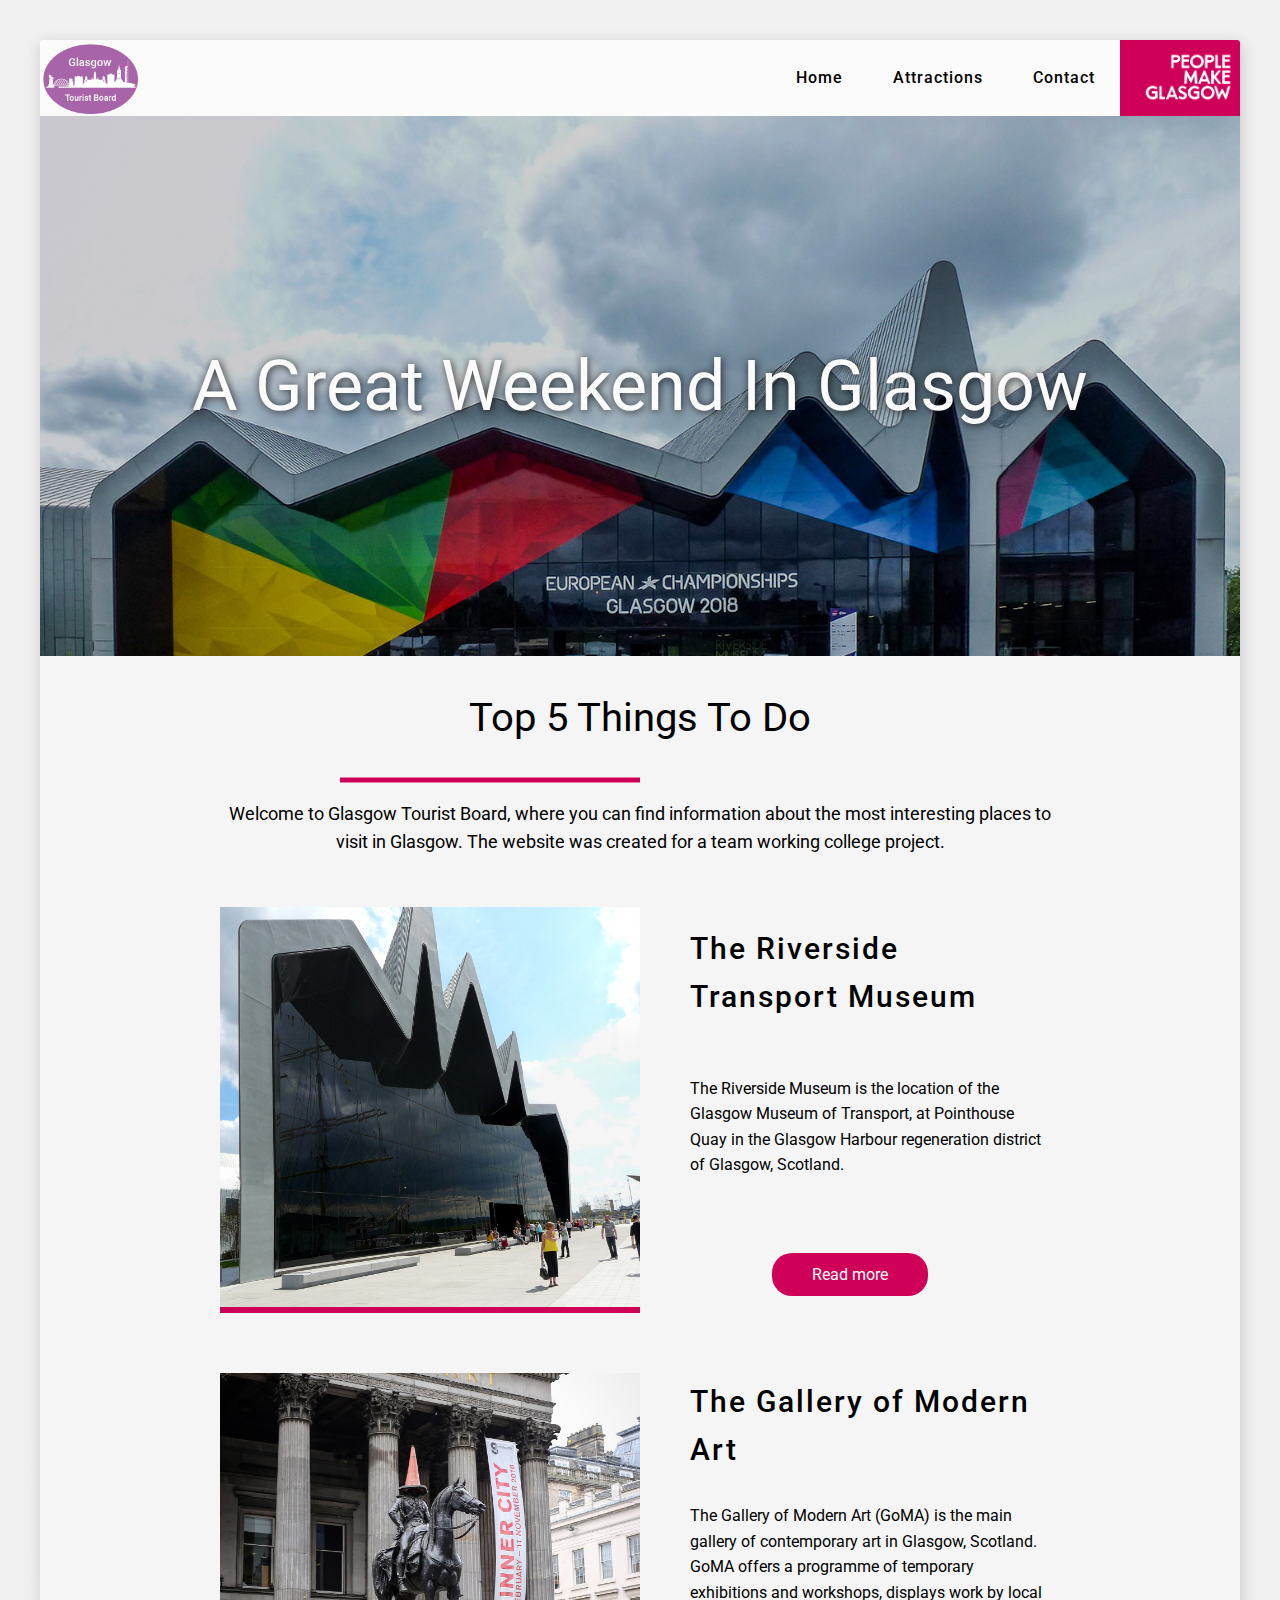
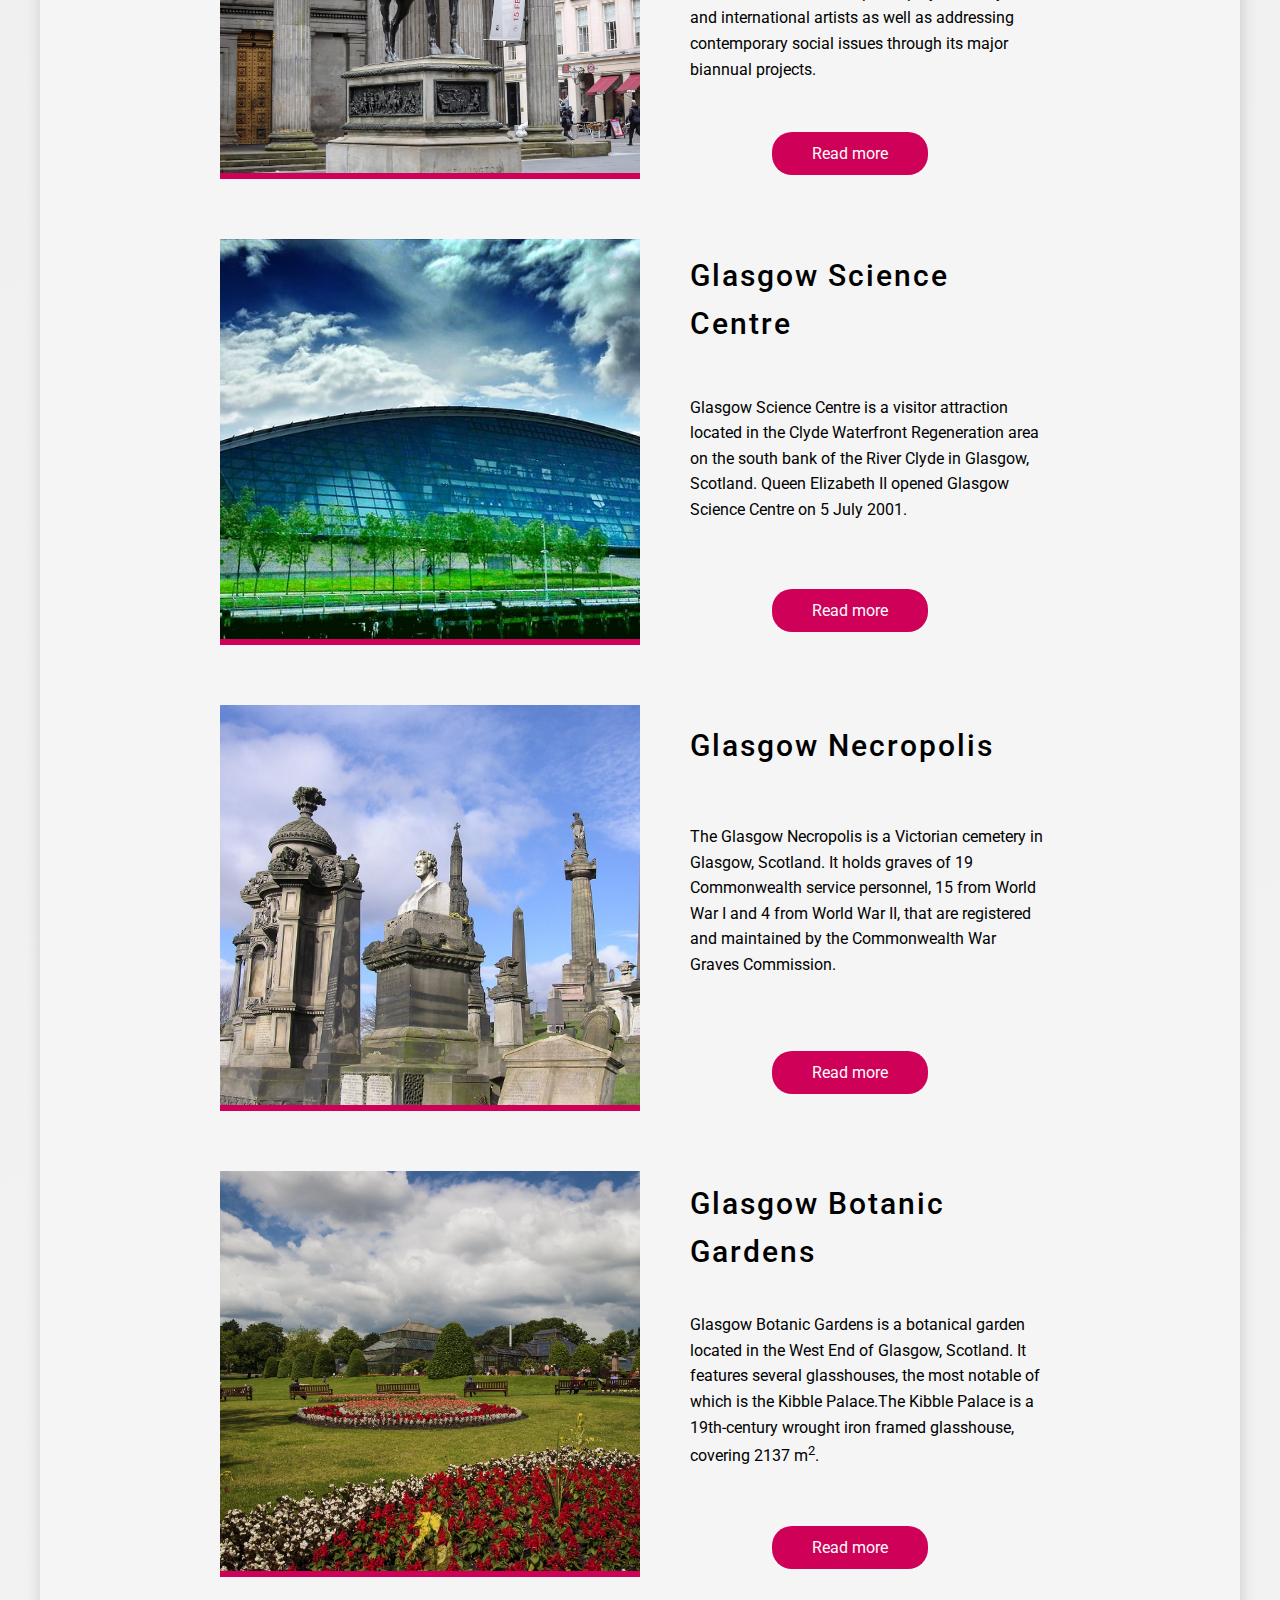
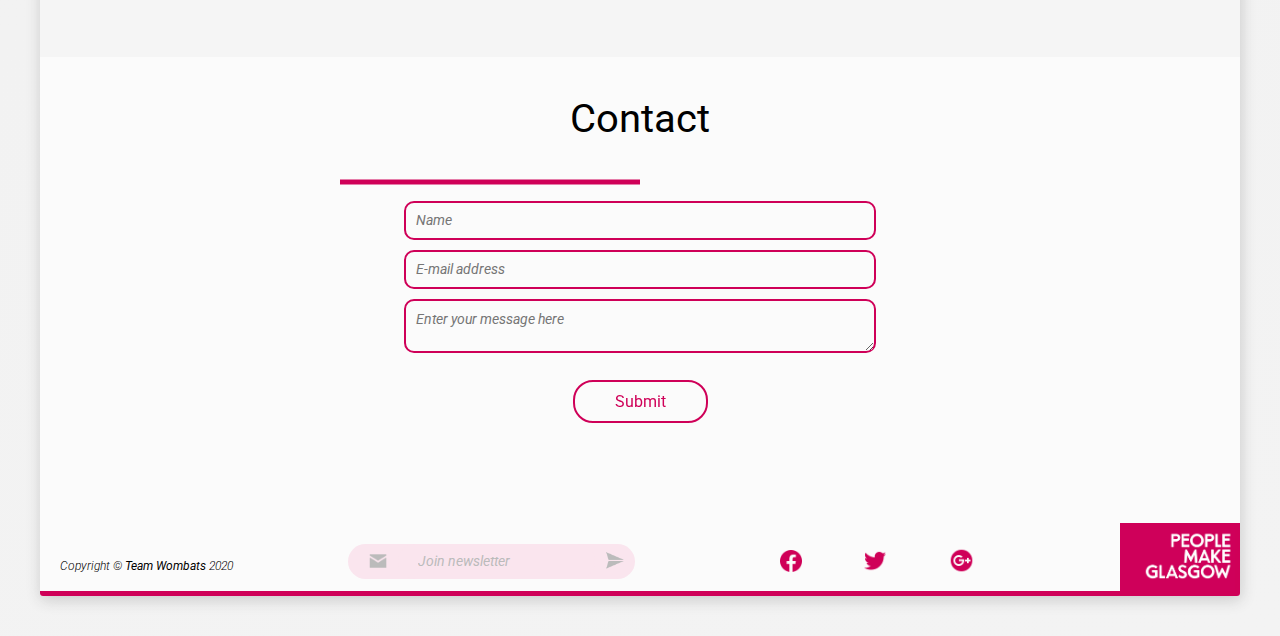
<file: index.html>
<!doctype html>
<html lang="en">
<head>

  <meta charset="utf-8">
  <meta name="viewport" content="width=device-width, initial-scale=1">
  
  <link rel="shortcut icon" type="image/png" href="img/favicon.png">
  <meta name="description" content="Glasgow: Top 5 Attractions">
  <meta name="author" content="TeamWombats">
 
  <link rel="stylesheet" href="css/main.css">
 

  <title>Top 5 Things To See In Glasgow</title>


</head>

<body><!--BODY-->

<div class="container">

    <!--NAVIGATION-->
    <nav class="menu">

        <div class="menu__logo-1">
            <a href="index.html"><img src="img/gtbicon.png" alt="Glasgow Tourist Board Logo" class="gtb-logo"></a>
        </div>

        <div class="navbar__icon-holder">
            <span class="navbar__icon" id="navbar-toggle">
                &nbsp;
            </span>
        </div>
       
        <ul class="navbar__menu-list" id="navbar-menu">
            <li class="navbar__menu-item">
                <a href="#Home" class="navbar-link">Home</a>
            </li>
            <li class="navbar__menu-item">
                <a href="#Attractions" class="navbar-link">Attractions</a>
            </li>
            <li class="navbar__menu-item">
                <a href="#Contact" class="navbar-link">Contact</a>
            </li>
        </ul>


        <div class="menu__logo-2">
            <img src="img/people-make-glasgow-brand-image-2.jpeg" alt="People Make Glasgow Logo" class="pmg-logo">
        </div>

    </nav>
    <!--NAVIGATION-->

    <!--HEADER-->
    <header class="header" id="Home">

            <h1 class="heading-main">
                A Great Weekend In Glasgow
            </h1>

    </header>
    <!--HEADER-->

<!--MAIN-->
<main>

    <!--WELCOME-->
    <div class="section__welcome" id="Attractions">

        <h2 class="section-title">Top 5 Things To Do</h2>

    </div>
    <!--WELCOME-->

    <!--ATTRACTIONS-->
    <div class="section__attractions" id="att">

        <div class="introduction">

            <p class="introduction__text">
                Welcome to Glasgow Tourist Board, where you can find information about the most interesting places to visit in Glasgow. 
                The website was created for a team working college project. 
            </p>
        </div>

        <!--ATTRACTION CARD 1 - THE RIVERSIDE TRANSPORT MUSEUM-->
        <div class="card">

            <!--Card img-->
            <div class="card__image">
                <a href="riverside.html"><img src="img/riverside/riverside.jpg" alt="The Riverside Transport Museum" class="attraction__img"></a>
            </div>
            <!--Card img-->

            <!--Card details-->
            <div class="card__details">

                <h3 class="attraction__name">
                    The Riverside Transport Museum
                </h3>

                <p class="attraction__description">
                    The Riverside Museum is the location of the Glasgow Museum of Transport, at Pointhouse Quay in the Glasgow Harbour regeneration district of Glasgow, Scotland.                 </p>

                    
                <!--Card Button-->
               <a href="riverside.html" class="btn--card"><button class="btn btn--pink">Read more</button></a>
                <!--Card Button-->

            </div>
            <!--Card details-->


        </div>
        <!--ATTRACTION CARD 1-->




        <!--ATTRACTION CARD 2 - THE GALLERY OF MODERN ART-->
        <div class="card">

            <!--Card img-->
            <div class="card__image">
                <a href="goma.html"><img src="img/goma/goma.jpg" alt="The Gallery of Modern Art" class="attraction__img"></a>
            </div>
            <!--Card img-->

            <!--Card details-->
            <div class="card__details">

                <h3 class="attraction__name">
                    The Gallery of Modern Art
                </h3>

                <p class="attraction__description">
                    The Gallery of Modern Art (GoMA) is the main gallery of contemporary art in Glasgow, Scotland.
                    GoMA offers a programme of temporary exhibitions and workshops, displays work by local and international artists as well as addressing contemporary social issues through its major biannual projects.</p>

                <!--Card Button-->
                <a href="goma.html" class="btn--card"><button class="btn btn--pink">Read more</button></a>
                <!--Card Button-->

            </div>
            <!--Card details-->
            
        </div>
        <!--ATTRACTION CARD 2-->




        <!--ATTRACTION CARD 3 - GLASGOW SCIENCE CENTRE-->
        <div class="card">

            <!--Card img-->
            <div class="card__image">
                <a href="science-centre.html"><img src="img/sci/glasgowscience center.jpg" alt="Glasgow Science Centre" class="attraction__img"></a>
            </div>
            <!--Card img-->

            <!--Card details-->
            <div class="card__details">

                <h3 class="attraction__name">
                    Glasgow Science Centre
                </h3>

                <p class="attraction__description">
                    Glasgow Science Centre is a visitor attraction located in the Clyde Waterfront Regeneration area 
                    on the south bank of the River Clyde in Glasgow, Scotland. Queen Elizabeth II opened Glasgow Science Centre on 5 July 2001.                </p>

                    <!--Card Button-->
                    <a href="science-centre.html" class="btn--card"><button class="btn btn--pink">Read more</button></a>
                    <!--Card Button-->

            </div>
            <!--Card details-->
        
            
        </div>
        <!--ATTRACTION CARD 3-->




        <!--ATTRACTION CARD 4 - GLASGOW NECROPOLIS-->
        <div class="card">

            <!--Card img-->
            <div class="card__image">
                <a href="necropolis.html"><img src="img/necropolis/necropolis-2.jpg" alt="Glasgow Necropolis" class="attraction__img"></a>
            </div>
            <!--Card img-->

            <!--Card details-->
            <div class="card__details">

                <h3 class="attraction__name">
                    Glasgow Necropolis
                </h3>

                <p class="attraction__description">
                    The Glasgow Necropolis is a Victorian cemetery in Glasgow, Scotland. 
                    It holds graves of 19 Commonwealth service personnel, 
                15 from World War I and 4 from World War II, that are registered and maintained by the Commonwealth War Graves Commission.         </p>

                <!--Card Button-->
                <a href="necropolis.html" class="btn--card"><button class="btn btn--pink">Read more</button></a>
                <!--Card Button-->

            </div>
            <!--Card details-->
        </div>
        <!--ATTRACTION CARD 4-->




        <!--ATTRACTION CARD 5 - GLASGOW BOTANIC GARDENS-->
        <div class="card">

            <!--Card img-->
            <div class="card__image">
                <a href="botanic-gardens.html"><img src="img/botanic-gardens/botanic-gardens.jpg" alt="Glasgow Botanic Gardens" class="attraction__img"></a>
            </div>
            <!--Card img-->

            <!--Card details-->
            <div class="card__details">

                <h3 class="attraction__name">
                    Glasgow Botanic Gardens
                </h3>

                <p class="attraction__description">
                    Glasgow Botanic Gardens is a botanical garden located in the West End of Glasgow, Scotland. 
                    It features several glasshouses, the most notable of which is the Kibble Palace.The Kibble Palace is a 19th-century wrought iron framed glasshouse, covering 2137 m<sup>2</sup>.</p>

                <!--Card Button-->
                <a href="botanic-gardens.html" class="btn--card"><button class="btn btn--pink">Read more</button></a>
                <!--Card Button-->

            </div>
            <!--Card details-->

        </div>
        <!--ATTRACTION CARD 5-->



    </div>
    <!--ATTRACTIONS-->
</main>
<!--MAIN-->

 <!--CONTACT-->
 <div class="section__contact" id="Contact">

    <h2 class="section-title">Contact</h2>

    <form action="#" class="contact__form" id="Contact-us">

        
        <div class="contact__form-group">
            <input type="name" id="name" class="form__input" placeholder="Name" required>
        </div>

        <div class="contact__form-group">
            <input type="email" id="email" class="form__input" placeholder="E-mail address" required>
        </div>

        <div class="contact__form-group">
            <textarea name="message" form="Contact-us" class="form__textarea" placeholder="Enter your message here" required></textarea> 
        </div>

            <button class="btn btn--contact" href="#">Submit</button>

    </form>

</div>
<!--CONTACT-->

<!--FOOTER-->
<footer class="footer">

    <div class="footer__copyright">
        Copyright &copy; <strong>Team Wombats</strong> 2020
    </div>

    <div class="footer__newsletter">
        <form action="#" class="newsletter">
            <img class="newsletter__icon newsletter__icon--mail" src="img/newsletter.png">
            <input type="text" placeholder="Join newsletter" name="newsletter" class="newsletter__input" required>
            <button class="newsletter__button" action="#">
                <img class="newsletter__icon newsletter__icon--send" src="img/send.png">
            </button>
        </form>
    </div>

    <div class="footer__social">
        <a href="https://facebook.com/" target="_blank"><img src="img/icons8-facebook-96.png" alt="Facebook" class="social-icon social-icon--fb"></a>
        <a href="https://twitter.com/" target="_blank"><img src="img/icons8-twitter-96.png" alt="Twitter" class="social-icon social-icon--tt"></a>
        <a href="https://google.com/" target="_blank"><img src="img/icons8-google-plus-60.png" alt="Google Plus" class="social-icon social-icon--gp"></a>
    </div>

    <div class="menu__logo-2 footer-logo">
        <img src="img/people-make-glasgow-brand-image-2.jpeg" alt="People Make Glasgow Logo" class="pmg-logo">
    </div>

</footer>
<!--FOOTER-->
</div>
<!--BODY-->

</body>
<script type="text/javascript" src="js/main.js"></script>
</html>
</file>
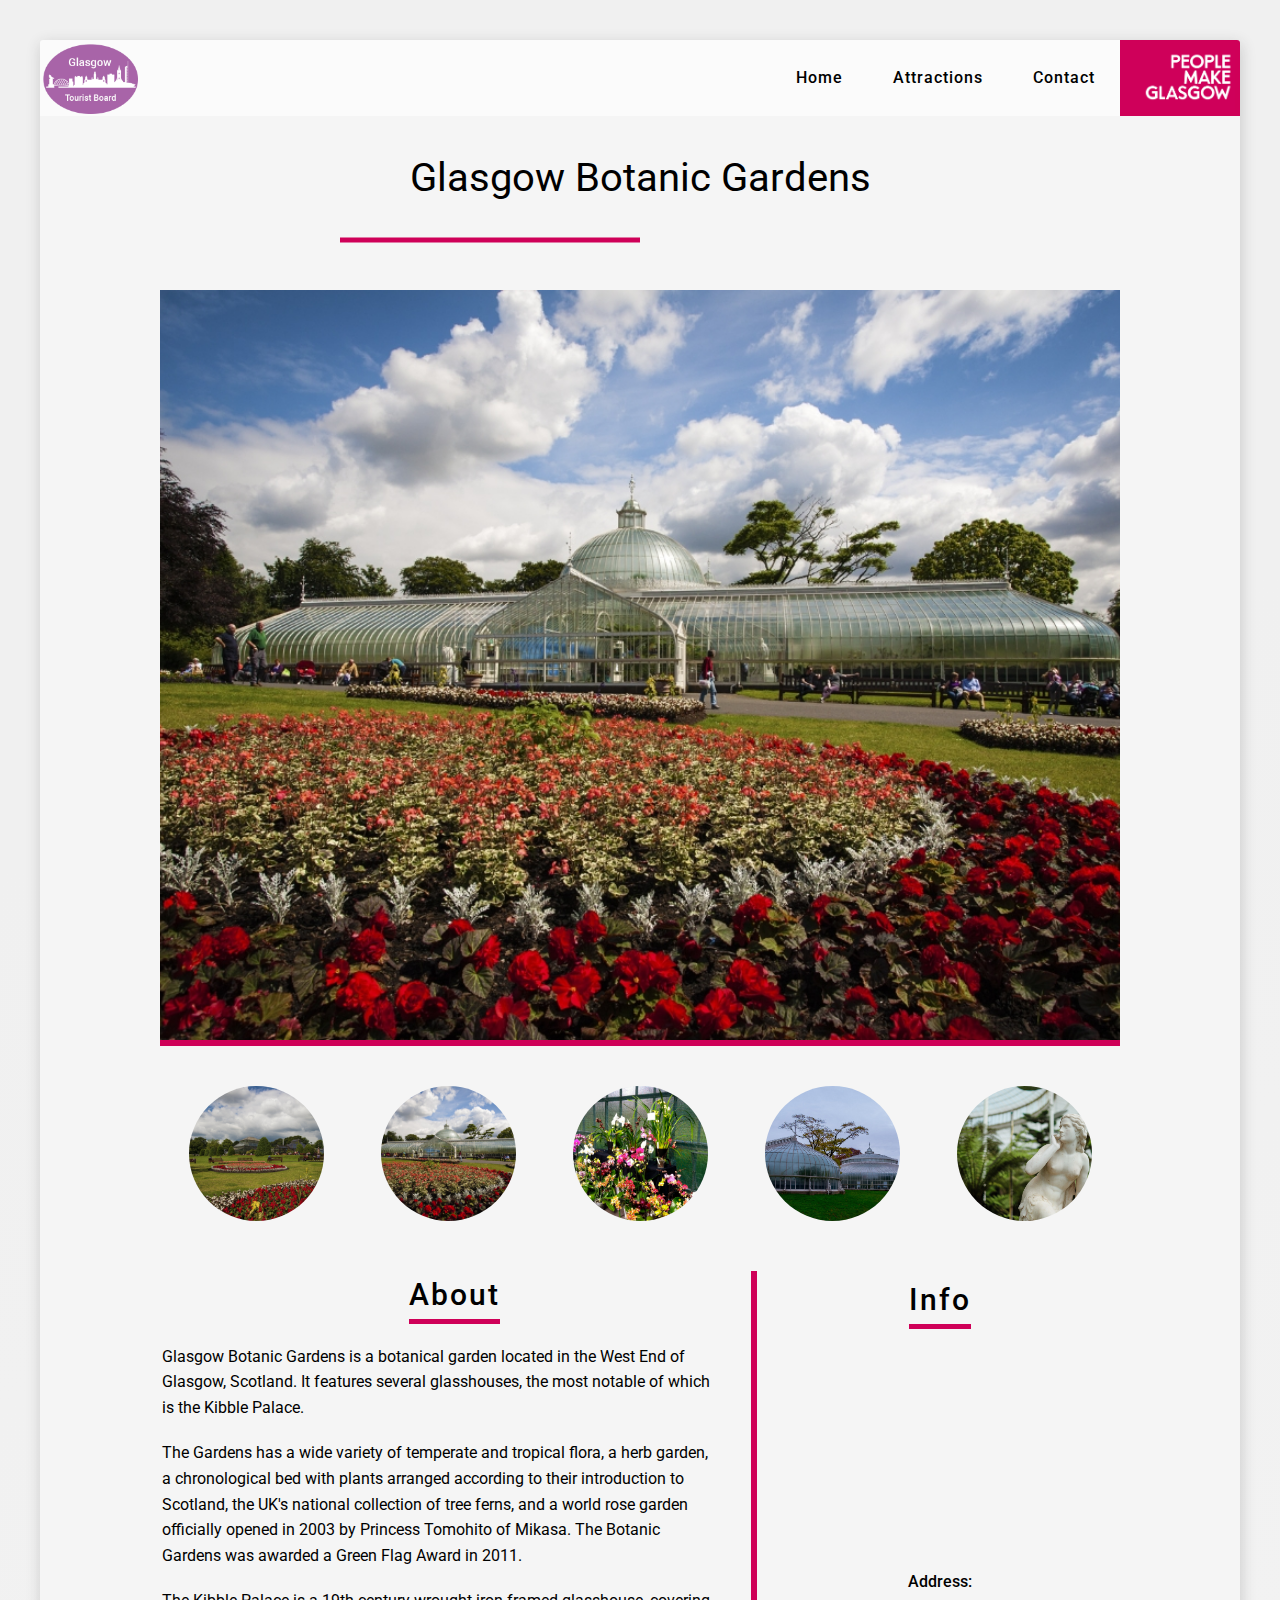
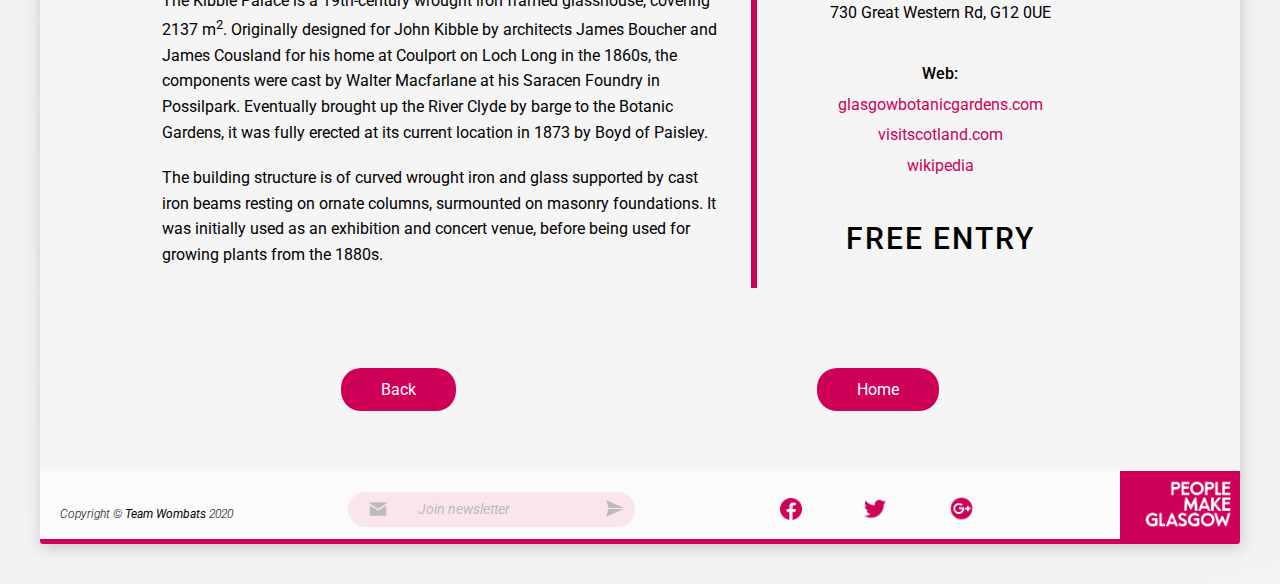
<file: botanic-gardens.html>
<!doctype html>
<html lang="en">
<head>

  <meta charset="utf-8">
  <meta name="viewport" content="width=device-width, initial-scale=1">
  
  <link rel="shortcut icon" type="image/png" href="img/favicon.png">
  <meta name="description" content="Glasgow: Top 5 Attractions">
  <meta name="author" content="TeamWombats">
 
  <link rel="stylesheet" href="css/main.css">
  <link rel="stylesheet" href="css/places.css">
 

  <title>Top 5 Things To See In Glasgow</title>

  <style>
    /*Make the attractions section bigger*/
    .section__attractions {
        width: 80% !important;
    }
</style>

</head>

<body><!--BODY-->

<div class="container" id="Place">

    <!--NAVIGATION-->
    <nav class="menu">

        <div class="menu__logo-1">
            <a href="index.html"><img src="img/gtbicon.png" alt="Glasgow Tourist Board Logo" class="gtb-logo"></a>
        </div>

        <div class="navbar__icon-holder">
            <span class="navbar__icon" id="navbar-toggle">
                &nbsp;
            </span>
        </div>
       
        <ul class="navbar__menu-list" id="navbar-menu">
            <li class="navbar__menu-item">
                <a href="index.html#Home" class="navbar-link">Home</a>
            </li>
            <li class="navbar__menu-item">
                <a href="index.html#Attractions" class="navbar-link">Attractions</a>
            </li>
            <li class="navbar__menu-item">
                <a href="index.html#Contact" class="navbar-link">Contact</a>
            </li>
        </ul>


        <div class="menu__logo-2">
            <img src="img/people-make-glasgow-brand-image-2.jpeg" alt="People Make Glasgow Logo" class="pmg-logo">
        </div>

    </nav>
    <!--NAVIGATION-->

    <!--HEADER-->
    <header class="header" id="hidden">

            <h1 class="heading-main">
                A Great Weekend In Glasgow
            </h1>

    </header>
    <!--HEADER-->

<!--MAIN-->
<main>

    <!--WELCOME-->
    <div class="section__welcome">

        <h2 class="section-title">Glasgow Botanic Gardens</h2>

    </div>
    <!--WELCOME-->

      <!--ATTRACTIONS-->
      <div class="section__attractions">


        <div class="place__gallery">

            <!--Place main img-->
            <div class="place__image">
                <img src="img/botanic-gardens/botanic-gardens-2.jpg" alt="Glasgow Botanic Gardens" class="place__img" id="bigpreview">
            </div>
            <!--Place main img-->


            <!--Place thumbnails-->

            <div class="place__gallery-holder" id="thumbnails">

               <div class="place__gallery--thumb"><img src="img/botanic-gardens/botanic-gardens.jpg" id="img/botanic-gardens/botanic-gardens.jpg" alt="Glasgow Botanic Gardens Photograph" class="place__img--thumb"></div> 
               <div class="place__gallery--thumb"><img src="img/botanic-gardens/botanic-gardens-2.jpg" id="img/botanic-gardens/botanic-gardens-2.jpg" alt="Glasgow Botanic Gardens Photograph" class="place__img--thumb"></div>
               <div class="place__gallery--thumb"><img src="img/botanic-gardens/botanic-gardens-flowers.jpg" id="img/botanic-gardens/botanic-gardens-flowers.jpg" alt="Glasgow Botanic Gardens Photograph" class="place__img--thumb"></div>
               <div class="place__gallery--thumb"><img src="img/botanic-gardens/glasgow-botanic-gardens.jpg" id="img/botanic-gardens/glasgow-botanic-gardens.jpg" alt="Glasgow Botanic Gardens Photograph" class="place__img--thumb"></div>
               <div class="place__gallery--thumb"><img src="img/botanic-gardens/botanic-gardens-statue.jpg" id="img/botanic-gardens/botanic-gardens-statue.jpg" alt="Glasgow Botanic Gardens Photograph" class="place__img--thumb"></div>

            </div>

            <!--Place thumbnails-->
        </div>
        <!--Place Gallery-->

        <!--DETAILS ABOUT PLACE-->
        <div class="place">

            <!--Place description-->
            <div class="place__description">

                <h3 class="place__info--section">
                    About
                </h3>

                <p class="place__text">Glasgow Botanic Gardens is a botanical garden located in the West End of Glasgow, Scotland. 
                    It features several glasshouses, the most notable of which is the Kibble Palace.</p>
                
                <p class="place__text">The Gardens has a wide variety of temperate and tropical flora, a herb garden, 
                    a chronological bed with plants arranged according to their introduction to Scotland, 
                    the UK's national collection of tree ferns, and a world rose garden officially opened in 2003 by Princess Tomohito of Mikasa. 
                    The Botanic Gardens was awarded a Green Flag Award in 2011.</p>

                <p class="place__text">The Kibble Palace is a 19th-century wrought iron framed glasshouse, covering 2137 m<sup>2</sup>. 
                    Originally designed for John Kibble by architects James Boucher and James Cousland for his home at Coulport on Loch Long in the 1860s, 
                    the components were cast by Walter Macfarlane at his Saracen Foundry in Possilpark. Eventually brought up the River Clyde by barge 
                    to the Botanic Gardens, it was fully erected at its current location in 1873 by Boyd of Paisley.</p>

                <p class="place__text">The building structure is of curved wrought iron and glass supported by cast iron beams resting on ornate columns, 
                    surmounted on masonry foundations. It was initially used as an exhibition and concert venue, before being used for growing plants from 
                    the 1880s. </p>

            </div>
            <!--Place description-->

            <!--Place details-->
            <div class="place__details">


                <h3 class="place__info--section">
                    Info
                </h3>

                <div class="map">
                    <!--Embedded map-->
                    <div class="mapouter">
                        <div class="gmap_canvas"><iframe width="300" height="200" id="gmap_canvas" src="https://maps.google.com/maps?q=glasgow%20botanic%20gardens&t=&z=11&ie=UTF8&iwloc=&output=embed" frameborder="0" scrolling="no" marginheight="0" marginwidth="0"></iframe>
                            <a href="https://www.embedgooglemap.net/en/">embedding google maps on website</a></div><style>.mapouter{position:relative;text-align:right;height:200px;width:300px;margin-bottom:10px;}.gmap_canvas {overflow:hidden;background:none!important;height:200px;width:300px;}</style>
                        </div>
                    <!--Embedded map-->
                </div>
                
                    <p><span class="strong">Address:</span></p>
                    <p>730 Great Western Rd, G12 0UE</p>

                    <p>&nbsp;</p>


                    <p><span class="strong">Web:</span></p>

                    <p><a href="https://www.glasgowbotanicgardens.com/" target="_blank">glasgowbotanicgardens.com</a></p>
                    <p><a href="https://www.visitscotland.com/info/see-do/glasgow-botanic-gardens-p246171" target="_blank">visitscotland.com</a></p>
                    <p><a href="https://en.wikipedia.org/wiki/Glasgow_Botanic_Gardens" target="_blank">wikipedia</a></p>

                    <p>&nbsp;</p>

                    <h3 class="place__info--section no-underline">
                        FREE ENTRY
                    </h3>
                 
            </div>
                            <!--Buttons-->
                <a href="necropolis.html" class="btn--card"> <button class="btn btn--pink martop">Back</button></a>
                <a href="index.html" class="btn--card "> <button class="btn btn--pink martop">Home</button></a>
                <!--Buttons-->
                </div>
<!--Place-->
</div>

</main>
<!--MAIN-->

<!--FOOTER-->
<footer class="footer">

    <div class="footer__copyright">
        Copyright &copy; <strong>Team Wombats</strong> 2020
    </div>

    <div class="footer__newsletter">
        <form action="#" class="newsletter">
            <img class="newsletter__icon newsletter__icon--mail" src="img/newsletter.png">
            <input type="text" placeholder="Join newsletter" name="newsletter" class="newsletter__input" required>
            <button class="newsletter__button" action="#">
                <img class="newsletter__icon newsletter__icon--send" src="img/send.png">
            </button>
        </form>
    </div>

    <div class="footer__social">
        <a href="https://facebook.com/" target="_blank"><img src="img/icons8-facebook-96.png" alt="Facebook" class="social-icon social-icon--fb"></a>
        <a href="https://twitter.com/" target="_blank"><img src="img/icons8-twitter-96.png" alt="Twitter" class="social-icon social-icon--tt"></a>
        <a href="https://google.com/" target="_blank"><img src="img/icons8-google-plus-60.png" alt="Google Plus" class="social-icon social-icon--gp"></a>
    </div>

    <div class="menu__logo-2 footer-logo">
        <img src="img/people-make-glasgow-brand-image-2.jpeg" alt="People Make Glasgow Logo" class="pmg-logo">
    </div>

</footer>
<!--FOOTER-->
</div>
<!--BODY-->
</body>
<script type="text/javascript" src="js/main.js"></script>
<script language="javascript" type="text/javascript" src="js/gallery.js"></script>
</html>
</file>
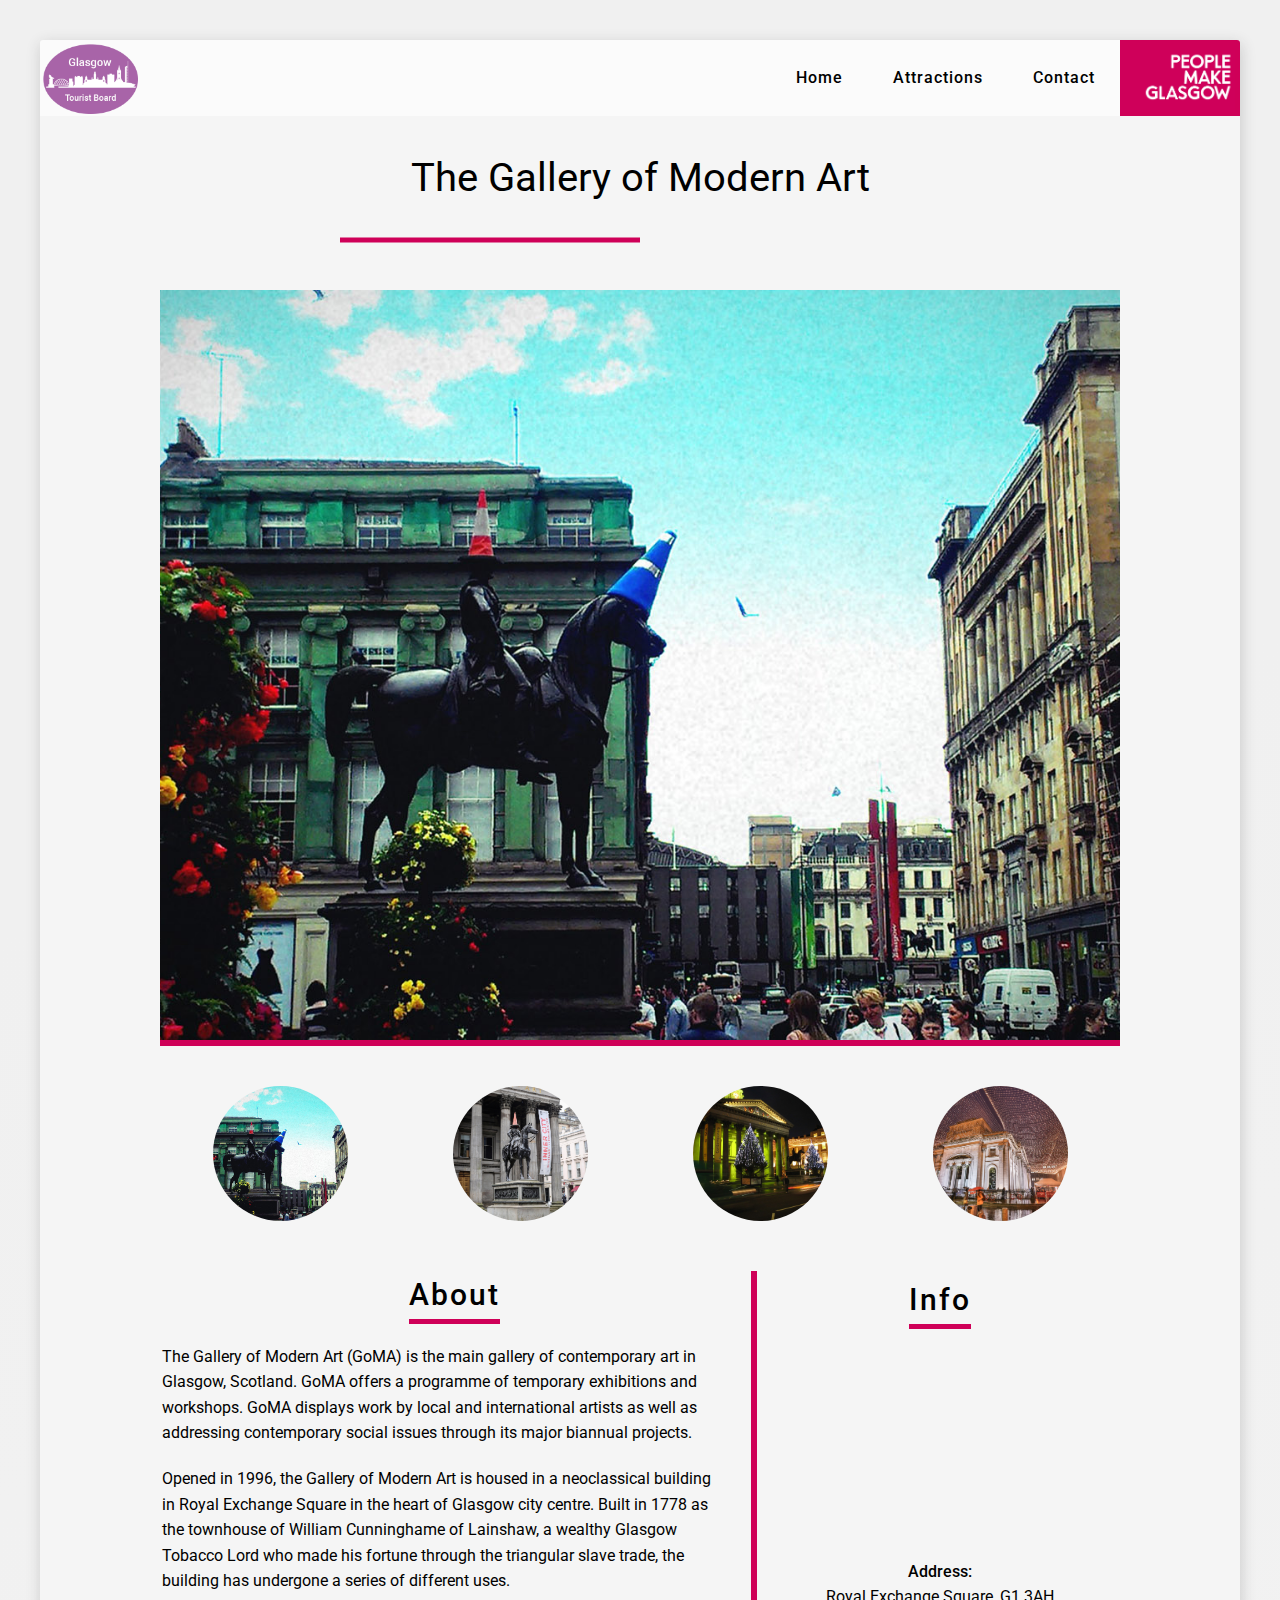
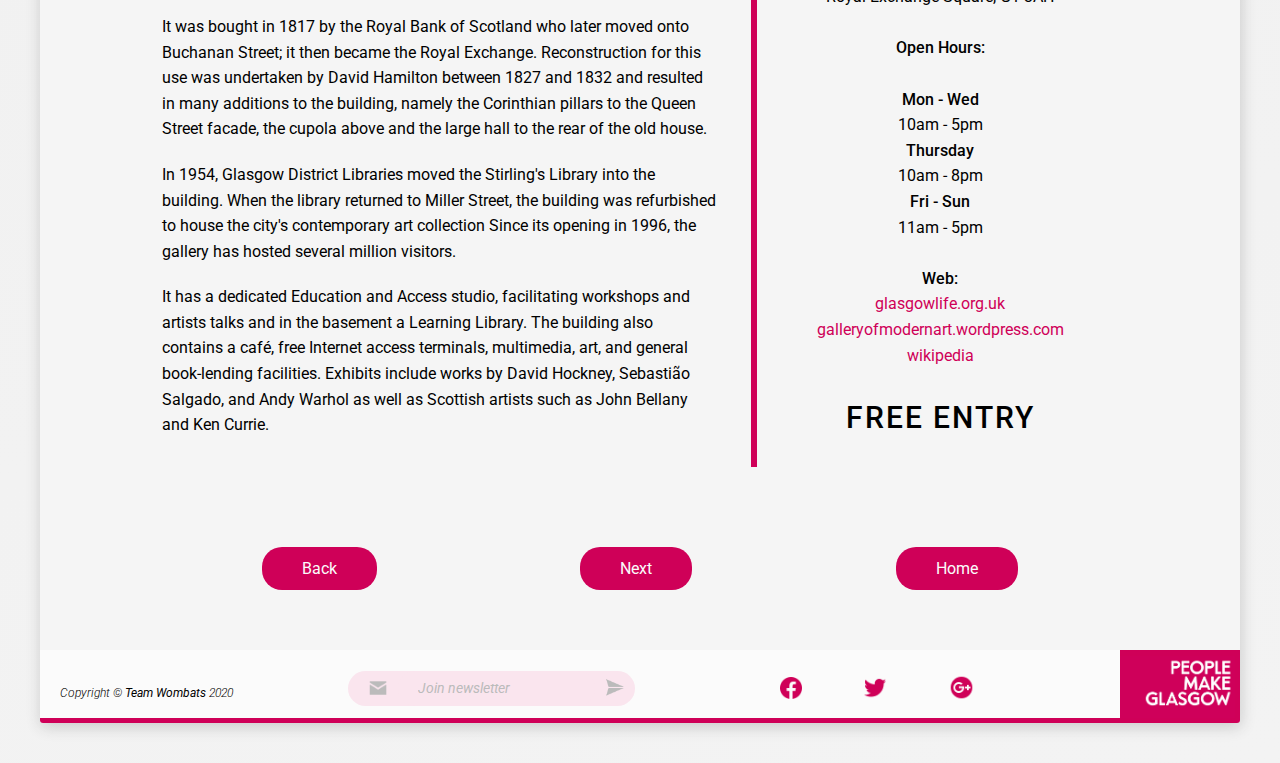
<file: goma.html>
<!doctype html>
<html lang="en">
<head>

  <meta charset="utf-8">
  <meta name="viewport" content="width=device-width, initial-scale=1">
  
  <link rel="shortcut icon" type="image/png" href="img/favicon.png">
  <meta name="description" content="Glasgow: Top 5 Attractions">
  <meta name="author" content="TeamWombats">
 
  <link rel="stylesheet" href="css/main.css">
  <link rel="stylesheet" href="css/places.css">
 

  <title>Top 5 Things To See In Glasgow</title>

  <style>
    /*Make the attractions section bigger*/
    .section__attractions {
        width: 80% !important;
    }
</style>

</head>

<body><!--BODY-->

<div class="container" id="Place">

    <!--NAVIGATION-->
    <nav class="menu">

        <div class="menu__logo-1">
            <a href="index.html"><img src="img/gtbicon.png" alt="Glasgow Tourist Board Logo" class="gtb-logo"></a>
        </div>

        <div class="navbar__icon-holder">
            <span class="navbar__icon" id="navbar-toggle">
                &nbsp;
            </span>
        </div>
       
        <ul class="navbar__menu-list" id="navbar-menu">
            <li class="navbar__menu-item">
                <a href="index.html#Home" class="navbar-link">Home</a>
            </li>
            <li class="navbar__menu-item">
                <a href="index.html#Attractions" class="navbar-link">Attractions</a>
            </li>
            <li class="navbar__menu-item">
                <a href="index.html#Contact" class="navbar-link">Contact</a>
            </li>
        </ul>


        <div class="menu__logo-2">
            <img src="img/people-make-glasgow-brand-image-2.jpeg" alt="People Make Glasgow Logo" class="pmg-logo">
        </div>

    </nav>
    <!--NAVIGATION-->

    <!--HEADER-->
    <header class="header" id="hidden">

            <h1 class="heading-main">
                A Great Weekend In Glasgow
            </h1>

    </header>
    <!--HEADER-->

<!--MAIN-->
<main>

    <!--WELCOME-->
    <div class="section__welcome">

        <h2 class="section-title">The Gallery of Modern Art</h2>

    </div>
    <!--WELCOME-->

    <!--ATTRACTIONS-->
    <div class="section__attractions">


        <div class="place__gallery">

            <!--Place main img-->
            <div class="place__image">
                <img src="img/goma/dukeofwelly.jpg" id="bigpreview" alt="The Gallery of Modern Art" class="place__img">
            </div>
            <!--Place main img-->


            <!--Place thumbnails-->

            <div class="place__gallery-holder" id="thumbnails">

               <div class="place__gallery--thumb"><img src="img/goma/dukeofwelly.jpg" id="img/goma/dukeofwelly.jpg" alt="GOMA Gallery of Modern Art Duke of Welly Photograph" class="place__img--thumb"></div>
               <div class="place__gallery--thumb"><img src="img/goma/goma.jpg" id="img/goma/goma.jpg" alt="GOMA Gallery of Modern Art Photograph" class="place__img--thumb"></div> 
               <div class="place__gallery--thumb"><img src="img/goma/gomaxmass.jpg" id="img/goma/gomaxmass.jpg" alt="GOMA Gallery of Modern Art Christmas Photograph" class="place__img--thumb"></div>
               <div class="place__gallery--thumb"><img src="img/goma/bright gomanight.jpg" id="img/goma/bright gomanight.jpg" alt="GOMA Gallery of Modern Art Night Photograph" class="place__img--thumb"></div>

            </div>

            <!--Place thumbnails-->
        </div>
        <!--Place Gallery-->

        <!--DETAILS ABOUT PLACE-->
        <div class="place">

            <!--Place description-->
            <div class="place__description">

                <h3 class="place__info--section">
                    About
                </h3>

                <p class="place__text">The Gallery of Modern Art (GoMA) is the main gallery of contemporary art in Glasgow, Scotland.
                    GoMA offers a programme of temporary exhibitions and workshops. GoMA displays work by local and international artists 
                    as well as addressing contemporary social issues through its major biannual projects.
                </p>

                <p class="place__text">Opened in 1996, the Gallery of Modern Art is housed in a neoclassical building in Royal Exchange Square 
                    in the heart of Glasgow city centre. Built in 1778 as the townhouse of William Cunninghame of Lainshaw, a wealthy Glasgow 
                    Tobacco Lord who made his fortune through the triangular slave trade, the building has undergone a series of different uses.</p>
                    
                <p class="place__text">It was bought in 1817 by the Royal Bank of Scotland who later moved onto Buchanan Street; it then became 
                    the Royal Exchange. Reconstruction for this use was undertaken by David Hamilton between 1827 and 1832 and resulted in many 
                    additions to the building, namely the Corinthian pillars to the Queen Street facade, the cupola above and the large hall 
                    to the rear of the old house.</p>

                <p class="place__text">In 1954, Glasgow District Libraries moved the Stirling's Library into the building. 
                    When the library returned to Miller Street, the building was refurbished to house the city's contemporary art collection
                    Since its opening in 1996, the gallery has hosted several million visitors.</p>

                <p class="place__text">It has a dedicated Education and Access studio, facilitating workshops 
                    and artists talks and in the basement a Learning Library. The building also contains a café, 
                    free Internet access terminals, multimedia, art, and general book-lending facilities. 
                    Exhibits include works by David Hockney, Sebastião Salgado, and Andy Warhol as well as
                     Scottish artists such as John Bellany and Ken Currie.</p>
                 
            </div>
            <!--Place description-->
            <!--Place details-->
            <div class="place__details">

                <h3 class="place__info--section">
                    Info
                </h3>

                <div class="map">
                    <!--Embedded map-->
                    <div class="mapouter">
                        <div class="gmap_canvas">
                            <div class="mapouter"><div class="gmap_canvas"><iframe width="300" height="200" id="gmap_canvas" src="https://maps.google.com/maps?q=The%20Gallery%20of%20Modern%20Art%20glasgow&t=&z=11&ie=UTF8&iwloc=&output=embed" frameborder="0" scrolling="no" marginheight="0" marginwidth="0"></iframe><a href="https://www.embedgooglemap.net/en/">embedding google maps on website</a></div><style>.mapouter{position:relative;text-align:right;height:200px;width:300px;margin-bottom:10px;}.gmap_canvas {overflow:hidden;background:none!important;height:200px;width:300px;}</style></div><a href="https://www.embedgooglemap.net/en/">embedding google maps on website</a></div><style>.mapouter{position:relative;text-align:right;height:200px;width:300px;margin-bottom:10px;}.gmap_canvas {overflow:hidden;background:none!important;height:200px;width:300px;}</style>
                    </div>
                    <!--Embedded map-->
                </div> 
                        
                    <p><span class="strong">Address:</span></p>
                    <p>Royal Exchange Square, G1 3AH</p>

                    <p>&nbsp;</p>

                    <p><span class="strong">Open Hours:</span></p>
                    <p>&nbsp;</p>

                    <p><span class="strong">Mon - Wed</span></p>
                    <p>10am - 5pm</p>
                    <p><span class="strong">Thursday </span></p>
                    <p>10am - 8pm</p>
                    <p><span class="strong">Fri - Sun </span></p>
                    <p>11am - 5pm</p>

                    <p>&nbsp;</p>

                    <p><span class="strong">Web:</span></p>

                    <p><a href="https://www.glasgowlife.org.uk/museums/venues/gallery-of-modern-art-goma" target="_blank">glasgowlife.org.uk</a></p>
                    <p><a href="https://galleryofmodernart.wordpress.com/" target="_blank">galleryofmodernart.wordpress.com</a></p>
                    <p><a href="https://en.wikipedia.org/wiki/Gallery_of_Modern_Art,_Glasgow" target="_blank">wikipedia</a></p>
                
                    <p>&nbsp;</p>

                    <h3 class="place__info--section no-underline">
                        FREE ENTRY
                    </h3>

            </div>
                            <!--Buttons-->
                <a href="riverside.html" class="btn--card"> <button class="btn btn--pink martop">Back</button></a>
                <a href="science-centre.html" class="btn--card"> <button class="btn btn--pink martop">Next</button></a>
                <a href="index.html" class="btn--card "> <button class="btn btn--pink martop">Home</button></a>
                <!--Buttons-->
                </div>
<!--Place-->
</div>


</main>
<!--MAIN-->

<!--FOOTER-->
<footer class="footer">

    <div class="footer__copyright">
        Copyright &copy; <strong>Team Wombats</strong> 2020
    </div>

    <div class="footer__newsletter">
        <form action="#" class="newsletter">
            <img class="newsletter__icon newsletter__icon--mail" src="img/newsletter.png">
            <input type="text" placeholder="Join newsletter" name="newsletter" class="newsletter__input" required>
            <button class="newsletter__button" action="#">
                <img class="newsletter__icon newsletter__icon--send" src="img/send.png">
            </button>
        </form>
    </div>

    <div class="footer__social">
        <a href="https://facebook.com/" target="_blank"><img src="img/icons8-facebook-96.png" alt="Facebook" class="social-icon social-icon--fb"></a>
        <a href="https://twitter.com/" target="_blank"><img src="img/icons8-twitter-96.png" alt="Twitter" class="social-icon social-icon--tt"></a>
        <a href="https://google.com/" target="_blank"><img src="img/icons8-google-plus-60.png" alt="Google Plus" class="social-icon social-icon--gp"></a>
    </div>

    <div class="menu__logo-2 footer-logo">
        <img src="img/people-make-glasgow-brand-image-2.jpeg" alt="People Make Glasgow Logo" class="pmg-logo">
    </div>

</footer>
<!--FOOTER-->
</div>
<!--BODY-->
</body>
<script type="text/javascript" src="js/main.js"></script>
<script language="javascript" type="text/javascript" src="js/gallery.js"></script>
</html>
</file>
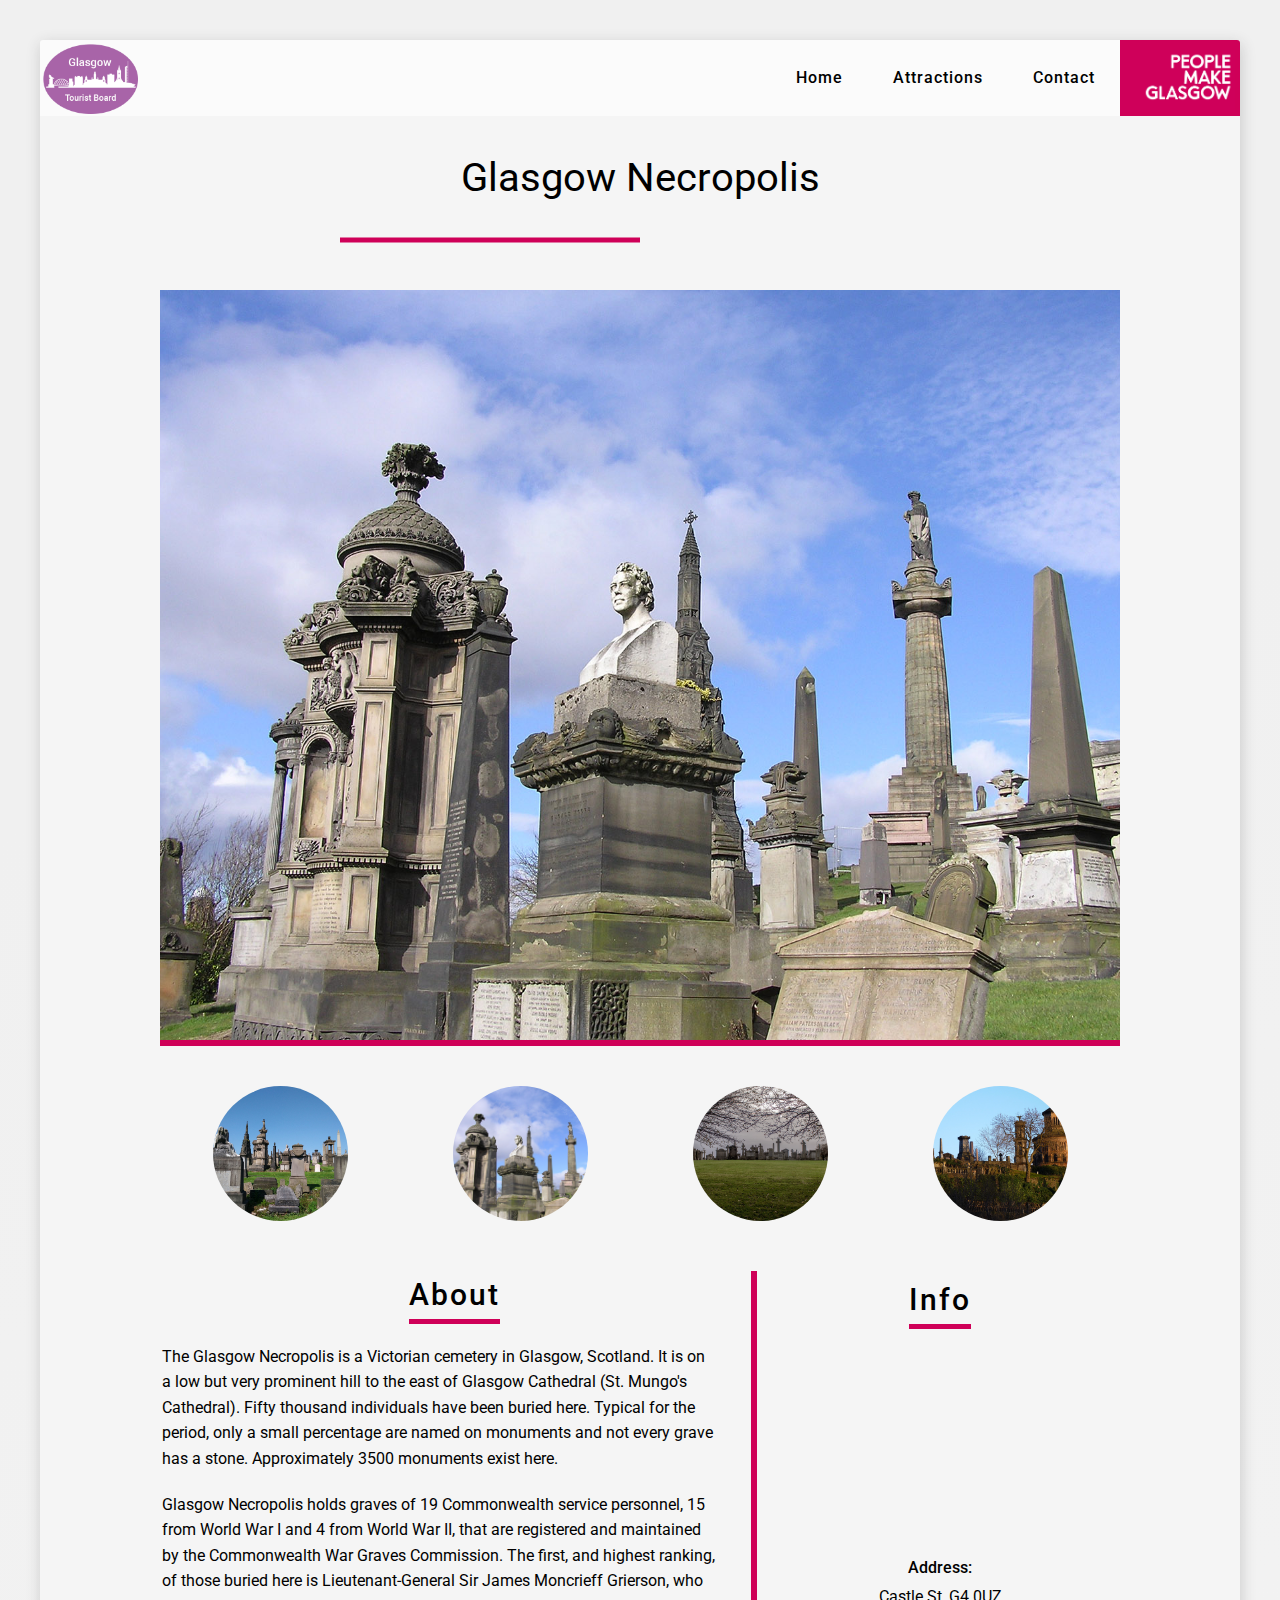
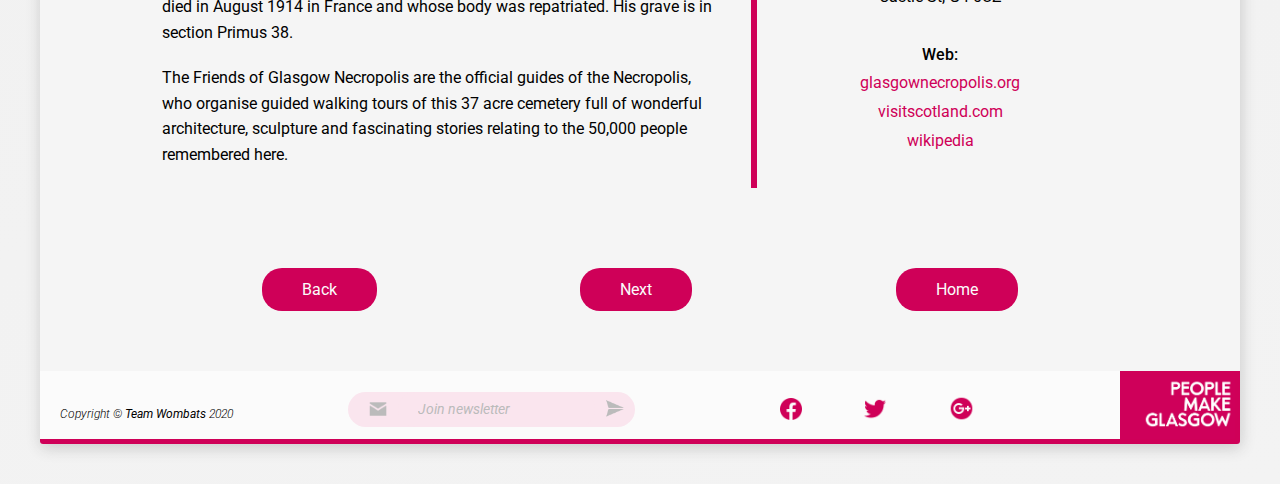
<file: necropolis.html>
<!doctype html>
<html lang="en">
<head>

  <meta charset="utf-8">
  <meta name="viewport" content="width=device-width, initial-scale=1">
  
  <link rel="shortcut icon" type="image/png" href="img/favicon.png">
  <meta name="description" content="Glasgow: Top 5 Attractions">
  <meta name="author" content="TeamWombats">
 
  <link rel="stylesheet" href="css/main.css">
  <link rel="stylesheet" href="css/places.css">
 

  <title>Top 5 Things To See In Glasgow</title>
  
  <style>
    /*Make the attractions section bigger*/
    .section__attractions {
        width: 80% !important;
    }
</style>

</head>

<body><!--BODY-->

<div class="container" id="Place">

    <!--NAVIGATION-->
    <nav class="menu">

        <div class="menu__logo-1">
            <a href="index.html"><img src="img/gtbicon.png" alt="Glasgow Tourist Board Logo" class="gtb-logo"></a>
        </div>

        <div class="navbar__icon-holder">
            <span class="navbar__icon" id="navbar-toggle">
                &nbsp;
            </span>
        </div>
       
        <ul class="navbar__menu-list" id="navbar-menu">
            <li class="navbar__menu-item">
                <a href="index.html#Home" class="navbar-link">Home</a>
            </li>
            <li class="navbar__menu-item">
                <a href="index.html#Attractions" class="navbar-link">Attractions</a>
            </li>
            <li class="navbar__menu-item">
                <a href="index.html#Contact" class="navbar-link">Contact</a>
            </li>
        </ul>


        <div class="menu__logo-2">
            <img src="img/people-make-glasgow-brand-image-2.jpeg" alt="People Make Glasgow Logo" class="pmg-logo">
        </div>

    </nav>
    <!--NAVIGATION-->

    <!--HEADER-->
    <header class="header" id="hidden">

            <h1 class="heading-main">
                A Great Weekend In Glasgow
            </h1>

    </header>
    <!--HEADER-->

<!--MAIN-->
<main>

    <!--WELCOME-->
    <div class="section__welcome">

        <h2 class="section-title">Glasgow Necropolis</h2>

    </div>
    <!--WELCOME-->

   <!--ATTRACTIONS-->
   <div class="section__attractions">


    <div class="place__gallery">

        <!--Place main img-->
        <div class="place__image">
            <img src="img/necropolis/necropolis-2.jpg" alt="Glasgow Necropolis" class="place__img" id="bigpreview">
        </div>
        <!--Place main img-->


        <!--Place thumbnails-->

        <div class="place__gallery-holder" id="thumbnails">

           <div class="place__gallery--thumb"><img src="img/necropolis/necropolis-1.jpg" id="img/necropolis/necropolis-1.jpg" alt="Glasgow Science Center Photograph" class="place__img--thumb"></div> 
           <div class="place__gallery--thumb"><img src="img/necropolis/necropolis-2.jpg" id="img/necropolis/necropolis-2.jpg" alt="Glasgow Science Center Photograph" class="place__img--thumb"></div>
           <div class="place__gallery--thumb"><img src="img/necropolis/necropolis-3.jpg" id="img/necropolis/necropolis-3.jpg" alt="Glasgow Science Center Photograph" class="place__img--thumb"></div>
           <div class="place__gallery--thumb"><img src="img/necropolis/necropolis-4.jpg" id="img/necropolis/necropolis-4.jpg" alt="Glasgow Science Center Photograph" class="place__img--thumb"></div>

        </div>

        <!--Place thumbnails-->
    </div>
    <!--Place Gallery-->

    <!--DETAILS ABOUT PLACE-->
    <div class="place">

        <!--Place description-->
        <div class="place__description">

            <h3 class="place__info--section">
                About
            </h3>

            <p class="place__text">The Glasgow Necropolis is a Victorian cemetery in Glasgow, Scotland. 
                It is on a low but very prominent hill to the east of Glasgow Cathedral (St. Mungo's Cathedral).
                Fifty thousand individuals have been buried here. 
                Typical for the period, only a small percentage are named on monuments and not every grave has a stone. 
                Approximately 3500 monuments exist here. </p>

            <p class="place__text">Glasgow Necropolis holds graves of 19 Commonwealth service personnel, 
                15 from World War I and 4 from World War II, that are registered and maintained by the Commonwealth War Graves Commission. 
                The first, and highest ranking, of those buried here is Lieutenant-General Sir James Moncrieff Grierson, 
                who died in August 1914 in France and whose body was repatriated. His grave is in section Primus 38.</p>
        
            <p class="place__text">The Friends of Glasgow Necropolis are the official guides of the Necropolis, 
                who organise guided walking tours of this 37 acre cemetery full of wonderful architecture, 
                sculpture and fascinating stories relating to the 50,000 people remembered here.</p>
        </div>
        <!--Place description-->

        <!--Place details-->
        <div class="place__details">

            <h3 class="place__info--section">
                Info
            </h3>

            <div class="map">
               <!--Embedded map-->
                <div class="mapouter">
                    <div class="gmap_canvas"><iframe width="300" height="200" id="gmap_canvas" src="https://maps.google.com/maps?q=glasgow%20necropolis&t=&z=11&ie=UTF8&iwloc=&output=embed" frameborder="0" scrolling="no" marginheight="0" marginwidth="0"></iframe><a href="https://www.embedgooglemap.net/en/">embedding google maps on website</a></div><style>.mapouter{position:relative;text-align:right;height:200px;width:300px;}.gmap_canvas {overflow:hidden;background:none!important;height:200px;width:300px;margin-bottom:10px;}</style>
                </div>
               <!--Embedded map-->
            </div>

                <p><span class="strong">Address:</span></p>
                <p>Castle St, G4 0UZ</p>

                <p>&nbsp;</p>

                <p><span class="strong">Web:</span></p>

                <p><a href="https://www.glasgownecropolis.org/" target="_blank">glasgownecropolis.org</a></p>
                <p><a href="https://www.visitscotland.com/info/see-do/glasgow-necropolis-p246371" target="_blank">visitscotland.com</a></p>
                <p><a href="https://en.wikipedia.org/wiki/Glasgow_Necropolis" target="_blank">wikipedia</a></p>

                <p>&nbsp;</p>

         </div>
                        <!--Buttons-->
            <a href="science-centre.html" class="btn--card"> <button class="btn btn--pink martop">Back</button></a>
            <a href="botanic-gardens.html" class="btn--card"> <button class="btn btn--pink martop">Next</button></a>
            <a href="index.html" class="btn--card "> <button class="btn btn--pink martop">Home</button></a>
            <!--Buttons-->
            </div>
<!--Place-->
</div>

</main>
<!--MAIN-->

<!--FOOTER-->
<footer class="footer">

    <div class="footer__copyright">
        Copyright &copy; <strong>Team Wombats</strong> 2020
    </div>

    <div class="footer__newsletter">
        <form action="#" class="newsletter">
            <img class="newsletter__icon newsletter__icon--mail" src="img/newsletter.png">
            <input type="text" placeholder="Join newsletter" name="newsletter" class="newsletter__input" required>
            <button class="newsletter__button" action="#">
                <img class="newsletter__icon newsletter__icon--send" src="img/send.png">
            </button>
        </form>
    </div>

    <div class="footer__social">
        <a href="https://facebook.com/" target="_blank"><img src="img/icons8-facebook-96.png" alt="Facebook" class="social-icon social-icon--fb"></a>
        <a href="https://twitter.com/" target="_blank"><img src="img/icons8-twitter-96.png" alt="Twitter" class="social-icon social-icon--tt"></a>
        <a href="https://google.com/" target="_blank"><img src="img/icons8-google-plus-60.png" alt="Google Plus" class="social-icon social-icon--gp"></a>
    </div>

    <div class="menu__logo-2 footer-logo">
        <img src="img/people-make-glasgow-brand-image-2.jpeg" alt="People Make Glasgow Logo" class="pmg-logo">
    </div>

</footer>
<!--FOOTER-->
</div>
<!--BODY-->
</body>
<script type="text/javascript" src="js/main.js"></script>
<script language="javascript" type="text/javascript" src="js/gallery.js"></script>
</html>
</file>
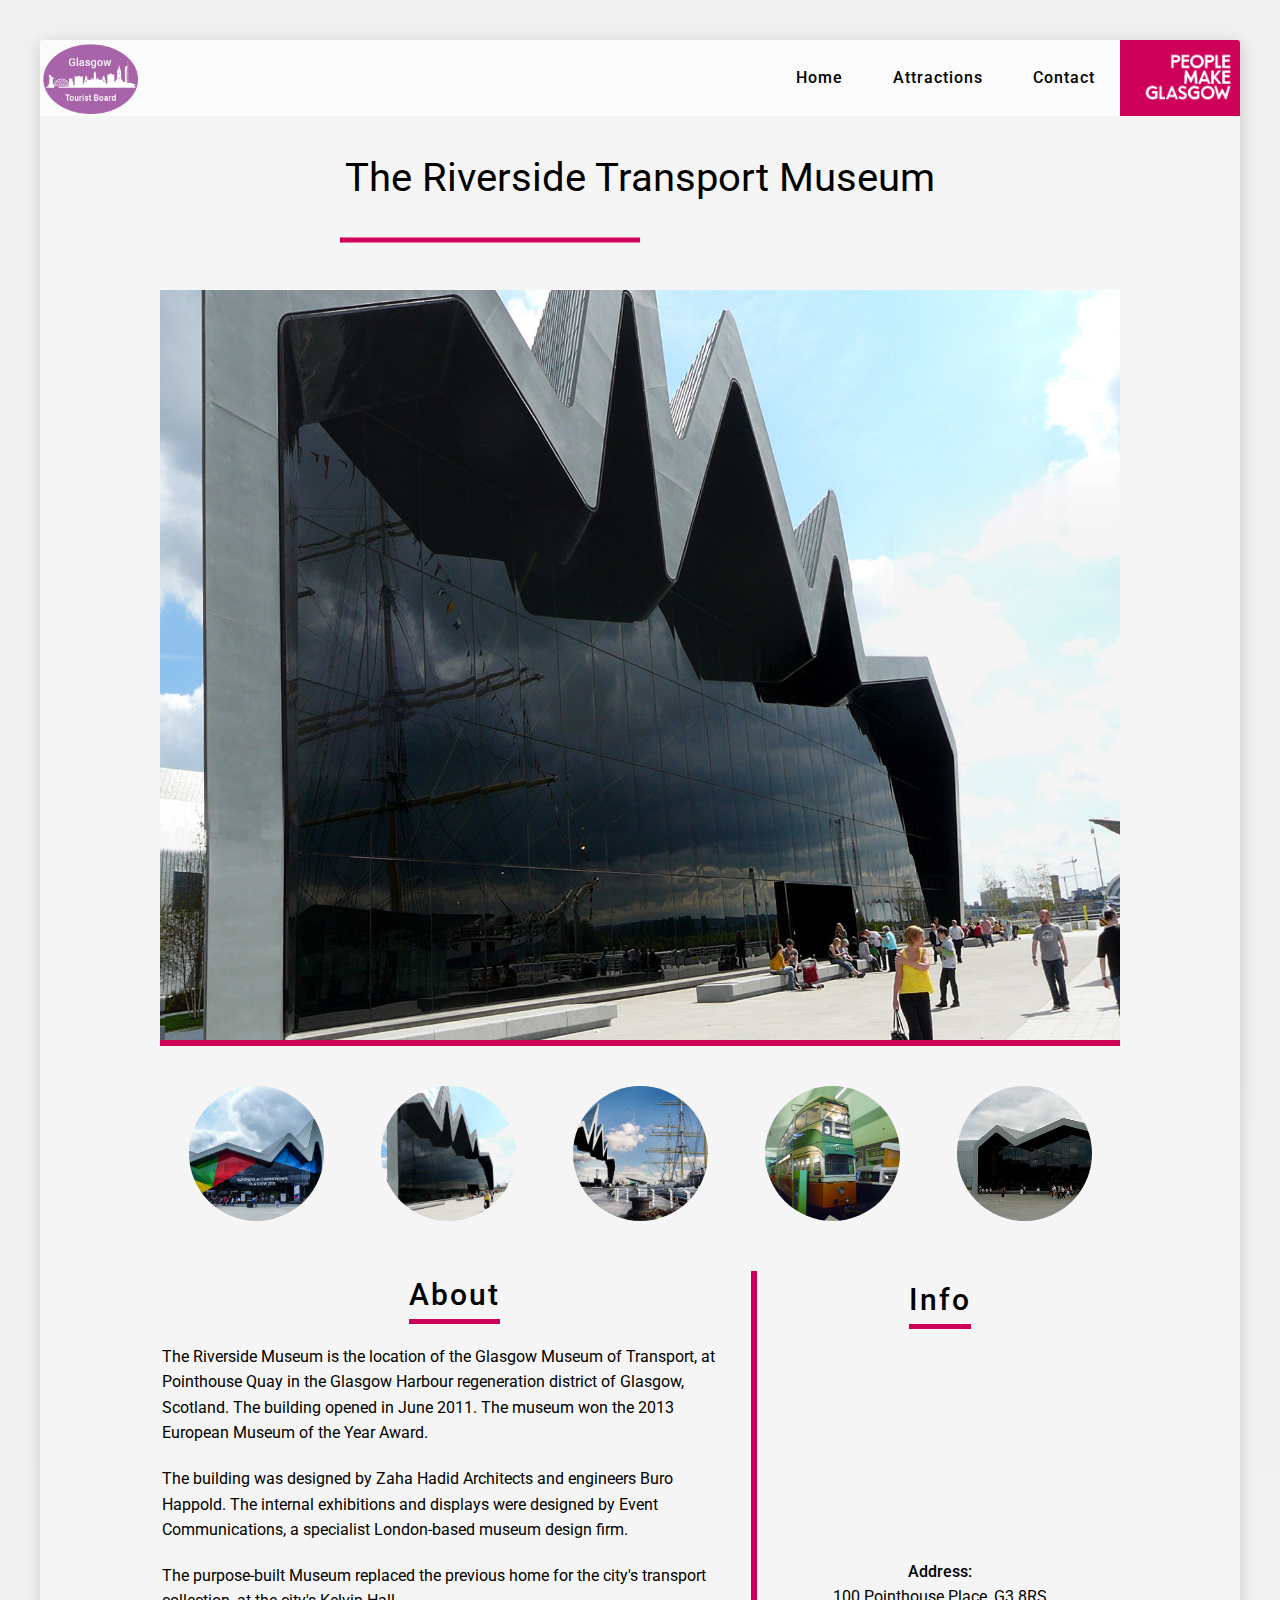
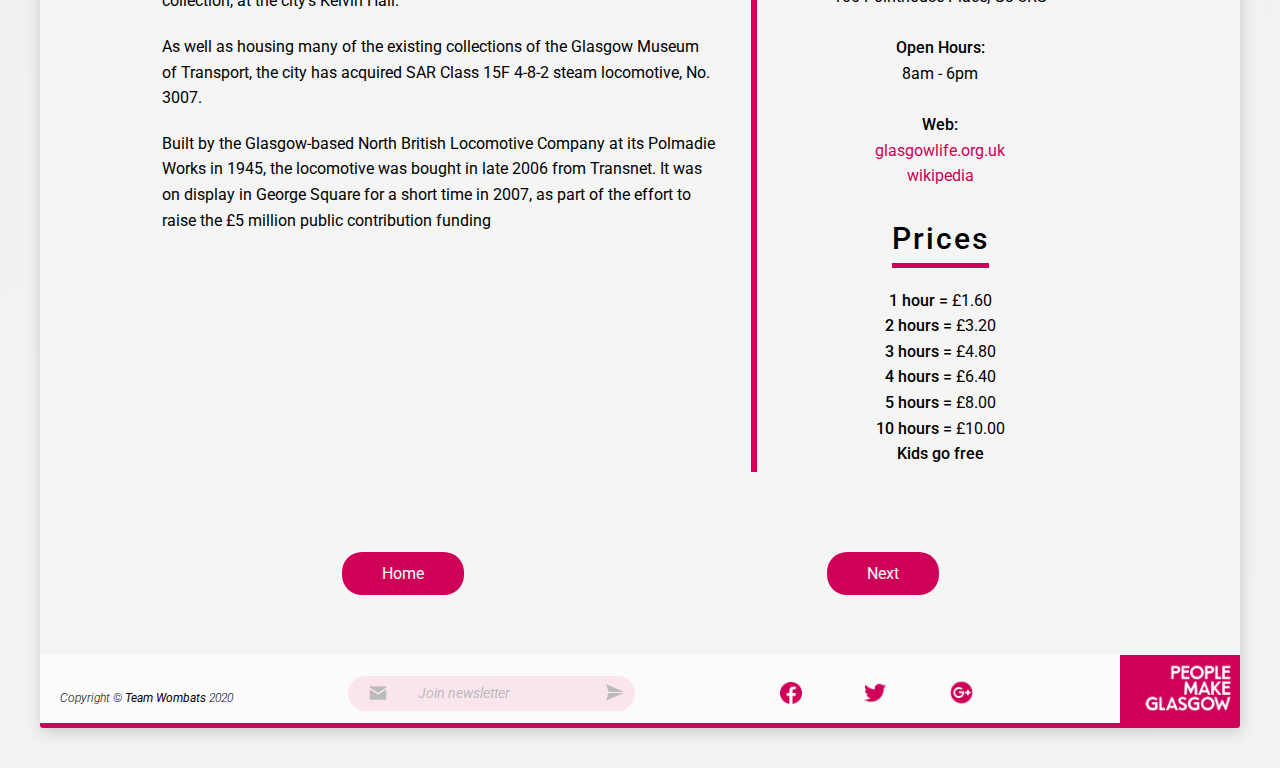
<file: riverside.html>
<!doctype html>
<html lang="en">
<head>

  <meta charset="utf-8">
  <meta name="viewport" content="width=device-width, initial-scale=1">
  
  <link rel="shortcut icon" type="image/png" href="img/favicon.png">
  <meta name="description" content="Glasgow: Top 5 Attractions">
  <meta name="author" content="TeamWombats">
 
  <link rel="stylesheet" href="css/main.css">
  <link rel="stylesheet" href="css/places.css">
 

  <title>Top 5 Things To See In Glasgow</title>
  
    <style>
        /*Make the attractions section bigger*/
        .section__attractions {
            width: 80% !important;
        }
    </style>

</head>

<body><!--BODY-->

<div class="container" id="Place">

    <!--NAVIGATION-->
    <nav class="menu">

        <div class="menu__logo-1">
            <a href="index.html"><img src="img/gtbicon.png" alt="Glasgow Tourist Board Logo" class="gtb-logo"></a>
        </div>

        <div class="navbar__icon-holder">
            <span class="navbar__icon" id="navbar-toggle">
                &nbsp;
            </span>
        </div>
       
        <ul class="navbar__menu-list" id="navbar-menu">
            <li class="navbar__menu-item">
                <a href="index.html#Home" class="navbar-link">Home</a>
            </li>
            <li class="navbar__menu-item">
                <a href="index.html#Attractions" class="navbar-link">Attractions</a>
            </li>
            <li class="navbar__menu-item">
                <a href="index.html#Contact" class="navbar-link">Contact</a>
            </li>
        </ul>


        <div class="menu__logo-2">
            <img src="img/people-make-glasgow-brand-image-2.jpeg" alt="People Make Glasgow Logo" class="pmg-logo">
        </div>

    </nav>
    <!--NAVIGATION-->

    <!--HEADER-->
    <header class="header" id="hidden">

            <h1 class="heading-main">
                A Great Weekend In Glasgow
            </h1>

    </header>
    <!--HEADER-->

<!--MAIN-->
<main>

    <!--WELCOME-->
    <div class="section__welcome">

        <h2 class="section-title">The Riverside Transport Museum</h2>

    </div>
    <!--WELCOME-->

    <!--ATTRACTIONS-->
    <div class="section__attractions">


        <div class="place__gallery">

            <!--Place main img-->
            <div class="place__image">
                <img src="img/riverside/riverside.jpg" id="bigpreview" alt="Riverside" class="place__img">
            </div>
            <!--Place main img-->


            <!--Place thumbnails-->

            <div class="place__gallery-holder" id="thumbnails">

               <div class="place__gallery--thumb"><img src="img/riverside/riverside museum.jpg" id="img/riverside/riverside museum.jpg" alt="Riverside Transport Museum Photograph" class="place__img--thumb"></div>
               <div class="place__gallery--thumb"><img src="img/riverside/riverside.jpg" id="img/riverside/riverside.jpg" alt="Riverside Transport Museum Photograph" class="place__img--thumb"></div> 
               <div class="place__gallery--thumb"><img src="img/riverside/riverside-river.jpg" id="img/riverside/riverside-river.jpg" alt="Riverside Transport Museum River Photograph" class="place__img--thumb"></div>
               <div class="place__gallery--thumb"><img src="img/riverside/tram riverside.jpg" id="img/riverside/tram riverside.jpg" alt="Riverside Transport Museum Tram Photograph" class="place__img--thumb"></div>
               <div class="place__gallery--thumb"><img src="img/riverside/riverside panoramic.jpg" id="img/riverside/riverside panoramic.jpg" alt="Riverside Transport Museum Panoramic Photograph" class="place__img--thumb"></div>

            </div>

            <!--Place thumbnails-->
        </div>
        <!--Place Gallery-->

        <!--DETAILS ABOUT PLACE-->
        <div class="place">

            <!--Place description-->
            <div class="place__description">

                <h3 class="place__info--section">
                    About
                </h3>

                <p class="place__text">The Riverside Museum is the location of the Glasgow Museum of Transport, 
                    at Pointhouse Quay in the Glasgow Harbour regeneration district of Glasgow, Scotland. 
                    The building opened in June 2011. The museum won the 2013 European Museum of the Year Award.</p>

                <p class="place__text">The building was designed by Zaha Hadid Architects and engineers Buro Happold. 
                    The internal exhibitions and displays were designed by Event Communications, 
                    a specialist London-based museum design firm.</p>
                    
                <p class="place__text">The purpose-built Museum replaced the previous home for the city's transport collection, 
                    at the city's Kelvin Hall.</p>

                <p class="place__text">As well as housing many of the existing collections of the Glasgow Museum of Transport, 
                    the city has acquired SAR Class 15F 4-8-2 steam locomotive, No. 3007. </p>
                    
                <p class="place__text">Built by the Glasgow-based North British Locomotive Company at its Polmadie Works in 1945, 
                    the locomotive was bought in late 2006 from Transnet. It was on display in George Square for a short time in 2007, 
                    as part of the effort to raise the £5 million public contribution funding</p>

                 
            </div>
            <!--Place description-->

            <!--Place details-->
            <div class="place__details">

                <h3 class="place__info--section">
                    Info
                </h3>

                <div class="map">
                    <!--Embedded map-->
                    <div class="mapouter">
                        <div class="gmap_canvas">
                            <iframe width="300" height="200" id="gmap_canvas" src="https://maps.google.com/maps?q=riverside%20transport%20museum%20glasgow&t=&z=11&ie=UTF8&iwloc=&output=embed" frameborder="0" scrolling="no" marginheight="0" marginwidth="0"></iframe><a href="https://www.embedgooglemap.net/en/">embedding google maps on website</a></div><style>.mapouter{position:relative;text-align:right;height:200px;width:300px;margin-bottom:10px;}.gmap_canvas {overflow:hidden;background:none!important;height:200px;width:300px;}</style>
                    </div>
                    <!--Embedded map--> 
                </div>
                
                        <p><span class="strong">Address:</span></p>

                            <p>100 Pointhouse Place, G3 8RS</p>

                            <p>&nbsp;</p>

                            <p><span class="strong">Open Hours:</span></p>

                            <p>8am - 6pm</p>

                            <p>&nbsp;</p>

                            <p><span class="strong">Web:</span></p>

                            <p><a href="https://www.glasgowlife.org.uk/museums/venues/riverside-museum" target="_blank">glasgowlife.org.uk</a></p>
                            <p><a href="https://en.wikipedia.org/wiki/Glasgow_Museum_of_Transport" target="_blank">wikipedia</a></p>
                            <p>&nbsp;</p>

                            <h3 class="place__info--section">
                                Prices
                            </h3>
                            <ul>
                                <li><span class="strong">1 hour = </span>&pound;1.60</li>
                                <li><span class="strong">2 hours = </span>&pound;3.20</li>
                                <li><span class="strong">3 hours = </span>&pound;4.80</li>
                                <li><span class="strong">4 hours = </span>&pound;6.40</li>
                                <li><span class="strong">5 hours = </span>&pound;8.00</li>
                                <li><span class="strong">10 hours = </span>&pound;10.00</li>
                                <li><span class="strong">Kids go free</span></li>
                            </ul>

                 

                    </div>
                            <!--Buttons-->
                <a href="index.html" class="btn--card "> <button class="btn btn--pink martop">Home</button></a>
                <a href="goma.html" class="btn--card"> <button class="btn btn--pink martop">Next</button></a>
                <!--Buttons-->
                </div>
<!--Place-->
</div>


</main>
<!--MAIN-->

<!--FOOTER-->
<footer class="footer">

    <div class="footer__copyright">
        Copyright &copy; <strong>Team Wombats</strong> 2020
    </div>

    <div class="footer__newsletter">
        <form action="#" class="newsletter">
            <img class="newsletter__icon newsletter__icon--mail" src="img/newsletter.png">
            <input type="text" placeholder="Join newsletter" name="newsletter" class="newsletter__input" required>
            <button class="newsletter__button" action="#">
                <img class="newsletter__icon newsletter__icon--send" src="img/send.png">
            </button>
        </form>
    </div>

    <div class="footer__social">
        <a href="https://facebook.com/" target="_blank"><img src="img/icons8-facebook-96.png" alt="Facebook" class="social-icon social-icon--fb"></a>
        <a href="https://twitter.com/" target="_blank"><img src="img/icons8-twitter-96.png" alt="Twitter" class="social-icon social-icon--tt"></a>
        <a href="https://google.com/" target="_blank"><img src="img/icons8-google-plus-60.png" alt="Google Plus" class="social-icon social-icon--gp"></a>
    </div>

    <div class="menu__logo-2 footer-logo">
        <img src="img/people-make-glasgow-brand-image-2.jpeg" alt="People Make Glasgow Logo" class="pmg-logo">
    </div>

</footer>
<!--FOOTER-->
</div>
<!--BODY-->


</body>
<script type="text/javascript" src="js/main.js"></script>
<script language="javascript" type="text/javascript" src="js/gallery.js"></script>
</html>
</file>
<file: css/main.css>
@import url('https://fonts.googleapis.com/css2?family=Roboto:wght@100;300;400;500;700;900&display=swap');
/*▝▝▝▝▝▝▝▝▝▝▝▝▝▝▝▝▝▝▝▝▝▝▝▝▝▝▝▝▝▝▝▝▝▝▝▝▝▝▝▝▝▝▝▝▝▝▝▝▝▝ */
/*▝▝▝▝▝▝▝▝▝ {01} VARIABLES▝▝▝▝▝▝▝▝▝▝ */


:root {
/*~~~~~~~~~~Colors~~~~~~~~~~*/
--accent-pink: #CF0058;
--light-pink: #fae5ee;
--white: #FBFBFB;
--grey: #bbbbbb;

/*~~~~~~~~~~Colors~~~~~~~~~~*/

/*~~~~~~~~~~Fonts~~~~~~~~~~*/
--font-heading: 7rem;
--font-heading-2: 4rem;
--font-heading-3: 3rem;
--font-introduction: 1.8rem;
--font-text: 1.6rem;
--form-text: 1.4rem;
/*~~~~~~~~~~Fonts~~~~~~~~~~*/
}

/*▝▝▝▝▝▝▝▝▝▝▝▝▝▝▝▝▝▝▝▝▝▝▝▝▝▝▝▝▝ */
/*▝▝▝▝▝▝▝▝▝▝ {02} ANIMATIONS▝▝▝▝▝▝▝▝▝ */

/*  Shake   */
@-webkit-keyframes shake 
{
    0%,
    100% {
      -webkit-transform: translateX(0%);
              transform: translateX(0%);
      -webkit-transform-origin: 14% 14%;
              transform-origin: 14% 14%;
    }
    15% {
      -webkit-transform: translateX(-14px) rotate(-4.5deg);
              transform: translateX(-14px) rotate(-4.5deg);
    }
    30% {
      -webkit-transform: translateX(10px) rotate(4.5deg);
              transform: translateX(10px) rotate(4.5deg);
    }
    45% {
      -webkit-transform: translateX(-10px) rotate(-3.6deg);
              transform: translateX(-10px) rotate(-3.6deg);
    }
    60% {
      -webkit-transform: translateX(6px) rotate(2.4deg);
              transform: translateX(6px) rotate(2.4deg);
    }
    75% {
      -webkit-transform: translateX(-3px) rotate(-1.2deg);
              transform: translateX(-3px) rotate(-1.2deg);
    }
}

@keyframes shake 
{
    0%,
    100% {
      -webkit-transform: translateX(0%);
              transform: translateX(0%);
      -webkit-transform-origin: 14% 14%;
              transform-origin: 14% 14%;
    }
    15% {
      -webkit-transform: translateX(-14px) rotate(-4.5deg);
              transform: translateX(-14px) rotate(-4.5deg);
    }
    30% {
      -webkit-transform: translateX(10px) rotate(4.5deg);
              transform: translateX(10px) rotate(4.5deg);
    }
    45% {
      -webkit-transform: translateX(-10px) rotate(-3.6deg);
              transform: translateX(-10px) rotate(-3.6deg);
    }
    60% {
      -webkit-transform: translateX(6px) rotate(2.4deg);
              transform: translateX(6px) rotate(2.4deg);
    }
    75% {
      -webkit-transform: translateX(-3px) rotate(-1.2deg);
              transform: translateX(-3px) rotate(-1.2deg);
    }
}
/*  Shake   */


/*  Move from left   */
@-webkit-keyframes moveFromLeft 
{
    0% {
        opacity: 0;
        transform: translateX(-100px);
    }

    80% {
        transform: translateX(10px);
    }

    100% 
    {
        opacity: 1;
        transform: translateX(0);
    }
}

@keyframes moveFromLeft 
{
    0% {
        opacity: 0;
        transform: translateX(-100px);
    }

    80% {
        transform: translateX(1px);
    }

    100% 
    {
        opacity: 1;
        transform: translateX(0);
    }
}
/*  Move from left   */


/*  Jump in   */
@-webkit-keyframes jumpIn 
{
    0% {
      -webkit-transform: scale(1.5);
              transform: scale(1.5);
      -webkit-filter: blur(2px);
              filter: blur(2px);
      opacity: 0;
    }
    100% {
      -webkit-transform: scale(1);
              transform: scale(1);
      -webkit-filter: blur(0px);
              filter: blur(0px);
      opacity: 1;
    }
}
@keyframes jumpIn 
{
    0% {
      -webkit-transform: scale(1.5);
              transform: scale(1.5);
      -webkit-filter: blur(2px);
              filter: blur(2px);
      opacity: 0;
    }
    100% {
      -webkit-transform: scale(1);
              transform: scale(1);
      -webkit-filter: blur(0px);
              filter: blur(0px);
      opacity: 1;
    }
}
/*  Jump in   */


/*  Fade in   */
@-webkit-keyframes fadeIn 
{
    0% {
      -webkit-transform: translateX(-50px);
              transform: translateX(-50px);
      opacity: 0;
    }
    100% {
      -webkit-transform: translateX(0);
              transform: translateX(0);
      opacity: 1;
    }
}

@keyframes fadeIn
{
    0% {
      -webkit-transform: translateX(-50px);
              transform: translateX(-50px);
      opacity: 0;
    }
    100% {
      -webkit-transform: translateX(0);
              transform: translateX(0);
      opacity: 1;
    }
}
/*  Fade in   */

/*  Appear  */
@-webkit-keyframes appear 
{
    0% {
      opacity: 0;
    }
    100% {
      opacity: 1;
    }
}

@keyframes appear
{
    0% {
      opacity: 0;
    }
    100% {
      opacity: 1;
    }
}
/*  Appear   */

/*▝▝▝▝▝▝▝▝▝▝▝▝▝▝▝▝▝▝▝▝▝▝▝▝▝▝▝▝ */
/*▝▝▝▝▝▝▝▝▝▝ {03} BASE▝▝▝▝▝▝▝▝▝▝▝▝ */
html {
    font-size: 62.5%; /* 1 rem = 10 px | 10/16 px = 62.5 % */

    /*Set the root font size to 62.5% so that 1rem = 10px - 
    easier to control sizes + rem is a responsive unit*/
}


body {
    font-family: 'Roboto', sans-serif;
    font-weight: 400;
    line-height: 1.6;
    

    background: linear-gradient(
        167deg, rgb(240, 240, 240) 35%, 
        rgb(243, 243, 243) 100%); 
        
}


.container {
    display: flex;
    justify-content: space-between;
    flex-direction: column;
    margin: 4rem;
    
    border-radius: .3rem;

    background-color: var(--white);
    box-shadow: .1rem .4rem 1.5rem rgba(43, 43, 43, 0.2);
}

/*▝▝▝▝ MEDIA QUERY▝▝▝▝ */
@media only screen and (max-width: 61.5em) {
    .container {
        margin: 0 !important;
        border-radius: 0 !important;
    }
}
/*▝▝▝▝ MEDIA QUERY▝▝▝▝ */


/*      Universal Reset     */
* {
    margin: 0;
    padding: 0;
}

*, *::after, *::before {
    box-sizing: inherit;
}
/*      Universal Reset     */


/*      Change color of selected elements    */
::selection {
    background-color: var(--accent-pink) !important;
    color: var(--white) !important;
}


/*▝▝▝▝▝▝▝▝▝▝▝▝▝▝▝▝▝▝▝▝▝▝▝▝▝▝▝ */
/*▝▝▝▝▝▝▝▝▝ {4} TYPOGRAPHY▝▝▝▝▝▝▝▝▝ */
.strong {
    font-weight: 500 !important;
}

.italic {
    font-style: italic !important;
}

.martop {
    margin-top: 8rem;
}

.no-underline {
    border: none !important;
}

/*      Hero heading   */
.heading-main {
    font-size: var(--font-heading);
    font-weight: 400;
    color: var(--white);
    text-shadow: .1rem .1rem .8rem rgba(0,0,0,.8);

    animation: moveFromLeft 3s ease-out;
}
/*      Hero heading   */

/*      Section title   */

.section-title {
    padding-top: 3rem !important;
    position: relative;

    font-size: var(--font-heading-2);
    font-weight: 400;
    text-align: center;
    
    animation: fadeIn 4s ease-out;
}

.section-title::after {
    display: flex;
    align-self: center;
    justify-self: center;

    content: "";
    width: 30rem;
    height: .5rem;

    position: absolute;
    margin-top: .2rem;
    left: 50%;
    right: 50%;
    transform: translate(-50%, -50%);

    background: var(--accent-pink);
}
/*      Section title   */

/*      Attractions   */
.introduction__text {
    font-size: var(--font-introduction);
    text-align: center;
}

.attraction__name {
    font-size: var(--font-heading-3);
    font-weight: 500;
    letter-spacing: .2rem;

    padding-left: 5rem;
    padding-right: 1.5rem;
    padding-bottom: 2rem;
}

.attraction__description {
    font-size: var(--font-text);
    font-weight: 400;

    padding-left: 5rem;
    padding-right: 1.5rem;
    padding-bottom: 4rem;
}
/*      Attractions   */

/*      Footer   */
.footer__copyright {
    padding-top: 2rem;
    font-weight: 300;
    font-style: italic;
}
/*      Footer   */

/*▝▝▝▝ MEDIA QUERIES▝▝▝▝ */
@media only screen and (max-width: 75em) {
    .heading-main {
        font-size: 5rem;
        text-align: center;
    }
}

@media only screen and (max-width: 62.5em) {
    .heading-main {
        font-size: 4rem;
    }
}

@media only screen and (max-width: 56.5em) {
    .section-title {
        font-size: 2.8rem;
    }
}

@media only screen and (max-width: 37.5em) {
    .heading-main {
        font-size: 2.7rem;
    }
    
    .attraction__name {
        padding-top: 2rem;
        padding-left: 0;
        padding-right: 0;
    }
    
    .attraction__description {
        padding-left: 0;
        padding-right: 0;
        padding-bottom: 4rem;
    }
}
/*▝▝▝▝ MEDIA QUERIES▝▝▝▝ */


/*▝▝▝▝▝▝▝▝▝▝▝▝▝▝▝▝▝▝▝▝▝▝▝▝▝▝▝▝▝▝ */
/*▝▝▝▝▝▝▝▝▝▝▝▝ {05} BUTTONS▝▝▝▝▝▝▝▝▝▝ */
/* General buttons adjustments */
button {
    font-family: inherit;

    border: none;
    background: none;
    
    cursor: pointer;
}

.btn, .btn:link, .btn:visited {
    font-size: var(--font-text);
    padding: 1.2rem 3rem;

    backface-visibility: hidden;

    transition: all .3s ease;
}

.btn:hover {
    transform: translateY(-.3rem);
    box-shadow: .1rem .2rem .4rem rgba(0,0,0,.2);
}

.btn:active, .btn:focus {
    outline: none;
    box-shadow: .1rem .15rem .2rem rgba(0,0,0,.2);
    transform: translateY(.2rem);
}
/* General buttons adjustments */


/* Card button */
.btn--pink {
    padding: 1.2rem 4rem;
    border-radius: 2rem;
    background-color: var(--accent-pink);
    color: var(--white);

    transition: transform .6s ease;
}

.btn--pink:hover {
    transform: translateY(0);
    animation: shake .7s ease;
}

.btn--pink:active, .btn--pink:focus {
    outline: none;
    transform: translateY(.2rem);
    box-shadow: .1rem .15rem .2rem rgba(0,0,0,.2);
}

.btn--pink:focus {
    transform: translateY(.2rem) scale(0.97);
}

.btn--card, a .btn--card {
    display: flex;
    align-self: center;
    justify-self: center;
}
/* Card button */

/* Contact button */
.btn--contact {
    margin-top: 2rem;
    border: .2rem solid var(--accent-pink);
    border-radius: 2rem;
    color: var(--accent-pink);
    padding: 1rem 4rem;
    transition: all .5s ease;
}

.btn--contact:hover {
    background-color: var(--accent-pink);
    color: var(--white);
    padding: 1rem 4.8rem;
    transform: scale(1.1);
    box-shadow: .1rem .2rem .4rem rgba(0,0,0,.2);
}

.btn--contact:active, .btn--contact:focus {
    background-color: var(--accent-pink);
    color: var(--white);
    padding: 1rem 4.5rem;
    transform: scale(0.9);
    box-shadow: .1rem .2rem .2rem rgba(0,0,0,.2);
}
/* Contact button */

/*▝▝▝▝▝▝▝▝▝▝▝▝▝▝▝▝▝▝▝▝▝▝▝▝▝▝▝▝▝▝ */
/*▝▝▝▝▝▝▝▝▝▝ {06} NAVIGATION▝▝▝▝▝▝▝▝▝▝▝ */
/*  General menu CSS */
.menu {
    display: flex;
    justify-content: center;

    font-size: var(--font-text);
    animation: moveFromLeft 3s ease-in-out;
}
/*  General menu CSS */

/*  Logo adjustments */
.menu__logo-1, 
.menu__logo-2 {
    display: flex;
    align-items: center;

    
    color: var(--white);
}

.menu__logo-1 {
    order: 0;

    padding-right: 2rem;
    padding-left: .3rem;
    border-top-left-radius: .3rem;
}

.gtb-logo {
    display: block;
    height: 7rem;
    width: auto;
    padding-top: .3rem;
}

/*▝▝▝▝ MEDIA QUERY▝▝▝▝ */
@media only screen and (max-width: 56.5em) {
    .menu__logo-1 {
        padding-right: 1rem;
    }
}
/*▝▝▝▝ MEDIA QUERY▝▝▝▝ */

.menu__logo-2 {
    order: 4;
    background-color: var(--accent-pink);
}

.menu .menu__logo-2 {
    border-top-right-radius: .3rem;
}


.pmg-logo {
    display: block;
    height: 6.2rem;
    width: auto;
    padding-top: .6rem;
    padding-right: .5rem;
    border-top-right-radius: .3rem;
}

/*  Logo adjustments */


/*      Menu items      */
.navbar__menu-item .active:hover, .active:active, .active:visited, .active:link {
    background-color: none !important;
    color: var(--accent-pink) !important;
}

.navbar__menu-list {
    display: flex;
    align-items: center;
    margin-left: auto;

    order: 3;
}

.navbar__menu-item {
    letter-spacing: .1rem;
    font-weight: 500;
    list-style-type: none;

    display: flex;
    padding: 2.5rem;
    
    transition: all .5s ease;
}

.navbar__menu-item:hover {
    background-color: var(--accent-pink);
    color: var(--white);
}

a, a:link, a:visited, a:active {
    text-decoration: none;
    color: inherit;
}


/* MOBILE ONLY : Navbar icon */    
.navbar__icon-holder {
    display: flex;
    align-self: center;
    justify-content: center;
    width: 3rem;
    height: 3rem;
    order: 2;
    margin-top: auto;
    margin-bottom: auto;
    transition: all 1s ease;
    cursor: pointer;

    display: none; 
    /*Hide the whole icon by default, will be shown on mobile devices upon adding Media Queries*/
}

.navbar__icon {
    position: relative;
    transition: all 1s ease;
    cursor: pointer;
    height: 3rem;
    width: 3rem;
    background-color: blue;
    margin-top: auto;
    margin-bottom: auto;
    backface-visibility: hidden;
}

.navbar__icon, .navbar__icon::before, .navbar__icon::after {
    width: 3rem;
    height: .3rem;
    background-color: black;
    display: inline-block;
}

.navbar__icon::before, .navbar__icon::after {
    content: "";
    position: absolute;
    left: 0;
    transition: all .3s ease-in-out;
    backface-visibility: hidden;
}

.navbar__icon::before {
    transform: translateY(-1rem);
}

.navbar__icon::after {
    transform: translateY(1rem);
}

.navbar__icon:hover, .navbar__icon:hover::before, .navbar__icon:hover::after {
    background-color: var(--accent-pink);
}

/* MOBILE ONLY : Navbar icon */ 



/*▝▝▝▝ MEDIA QUERY▝▝▝▝ */
@media only screen and (max-width: 61.5em) {
    .menu .menu__logo-2 {
        border-top-right-radius: 0 !important;
    }
}
 
/* Collapsible Navigation */
@media only screen and (max-width: 37.5em) {
    .menu {
        flex-wrap: wrap;
        flex-direction: row;
        justify-content: space-between;
        overflow: hidden;

        z-index: 100;
        background: var(--white);
        border-bottom: .3rem solid var(--accent-pink);
        position: sticky;
        left: 0;
        top: 0;
    }

    /*Class to display the menu upon clicking*/
    .active {
        display: flex  !important;
    }

    .navbar__icon-holder {
        display: flex;
    }

    .navbar__icon {
        display: flex;
    }
  
    .navbar__menu-list {
        border-top: .3rem solid var(--accent-pink);
        display: none;
        flex-direction: column;
        width: 100vw;
        height: 100%;
        order: 6;
    }

    .pmg-logo {
        height: 4.7rem;
        width: auto;
        padding-top: .6rem;
        padding-right: .5rem;
    }

    .gtb-logo {
        height: 5rem;
        width: auto;
        padding-top: .1rem;
    }
    
    .menu__logo-2 {
        order: 2;
    }

    .navbar__menu-item {
        font-size: 1.2rem;
        padding: 1.8rem;
        width: 100%;
        justify-content: center;
    }

}
/* Collapsible Navigation */
/*▝▝▝▝ MEDIA QUERY▝▝▝▝ */


/*▝▝▝▝▝▝▝▝▝▝▝▝▝▝▝▝▝▝▝▝▝▝▝▝▝▝▝▝▝▝▝▝ */
/*▝▝▝▝▝▝▝▝▝▝▝▝ {07} HEADER▝▝▝▝▝▝▝▝▝▝▝▝▝ */
.header {
    height: 60vh;
    background: rgba(33,33,37,1);
    background: linear-gradient(120deg, rgba(2,0,36,.2) 0%, rgba(17, 17, 17, 0.2) 35%)
    ,url(../img/riverside/riverside\ museum.jpg);
    background-size: cover;
    background-position: top;
    background-blend-mode: multiply;

    display: flex;
    align-items: center;
    justify-items: center;
    justify-content: center;
    
    animation: appear 6s ease-in-out;
}

@media only screen and (max-width: 37.5em) {
    .header {
        height: 30vh;
    }
}

/*▝▝▝▝▝▝▝▝▝▝▝▝▝▝▝▝▝▝▝▝▝▝▝▝▝▝▝▝▝▝▝▝▝ */
/*▝▝▝▝▝▝▝▝▝▝ {08} ATTRACTIONS▝▝▝▝▝▝▝▝▝▝▝▝▝ */
.section__attractions {
    display: flex;
    flex-direction: column;

    padding-left: 1rem;
    padding-right: 1rem;
    
    width: 70%;
    margin-left: auto;
    margin-right: auto;
}

main {
    background: rgba(226, 226, 226, 0.2);
}

.introduction {
    display: flex;
    align-items: center;
    flex-direction: column;

    width: 100%;

    padding-top: 5rem;
    padding-bottom: 5rem;
    
    animation: fadeIn 5s ease-out;
}


/* General card styles */
.card {
    display: flex;
    flex-wrap: wrap;

    height: auto;
    
    padding-bottom: 6rem;
}

.card:last-child {
    padding-bottom: 8rem;
}

.card:first-child {
    padding-top: 6rem;
}

.card__details {
    display: flex;
    flex-direction: column;
    justify-content: space-around;

    width: 50%;

    animation: fadeIn 3s ease-out;
}

.card__image {
    width: 50%;
    height: 40rem;

    border-bottom: .6rem solid rgba(207, 0, 88, 1);

    animation: jumpIn 2s ease-out;
}
/* General card styles */

/* Image behavior adjustments */
.attraction__img {
    display: block;

    width: 100%;
    height: 100%;

    object-fit: cover;
}
/* Image behavior adjustments */
/* General card styles */



/*▝▝▝▝ MEDIA QUERIES▝▝▝▝ */
@media only screen and (max-width: 75em) {
    .section__attractions {
        width: 80%;
    }

    .attraction__name {
        font-size: 2.5rem;
    }
    
}

@media only screen and (max-width: 56.5em) {
    .attraction__name {
        font-size: 2.3rem;
    }
}

@media only screen and (max-width: 37.5em) {
    .card {
        flex-direction: column;
    }

    .card__image {
        width: 100%;
        height: 30rem;
    }
    
    .card__details {
        width: 100%;
    
        display: flex;
        flex-direction: column;
        justify-content: space-around;
    }

}
/*▝▝▝▝ MEDIA QUERIES▝▝▝▝ */

/*▝▝▝▝▝▝▝▝▝▝▝▝▝▝▝▝▝▝▝▝▝▝▝▝▝▝▝▝▝▝▝ */
/*▝▝▝▝▝▝▝▝▝▝▝ {09} CONTACT▝▝▝▝▝▝▝▝▝▝▝▝▝ */
/* General contact form styles */
.contact__form {
    padding-top: 4rem;
    display: flex;
    flex-direction: column;
    font-family: inherit;
    font-size: var(--form-text);

    align-self: center;
    justify-self: center;
    align-items: center;
    justify-items: center;

    animation: jumpIn 3s ease-out;
}

.form__label {
    font-family: 'Roboto', sans-serif;
    font-weight: 600;
    padding-right: 2rem;
}

.form__input, .form__textarea {
    box-shadow: none;
    border: none;
    padding: 1rem 1rem;
    margin-top: 1rem;

    width: 35vw;
    border-radius: 1rem;
    border: .2rem solid var(--accent-pink);
    background-color: var(--white);
}
/* General contact form styles */

/* Override default form CSS */
::placeholder {
    font-family: 'Roboto', sans-serif;
    font-size: var(--form-text);
    font-style: italic;
}

input, textarea {
    font-family: 'Roboto', sans-serif;
}

textarea:focus, input:focus, input[type]:focus {
    border: .1rem solid rgba(207, 0, 88, .9);
    box-shadow: 0 0 .5rem rgba(207, 0, 88, .9);
}
/* Override default form CSS */

/*▝▝▝▝ MEDIA QUERIES▝▝▝▝ */
@media only screen and (max-width: 37.5em) {
    .form__input, .form__textarea {
        width: 65vw;
    }
}

/*▝▝▝▝ MEDIA QUERIES▝▝▝▝ */



/*▝▝▝▝▝▝▝▝▝▝ {/09} CONTACT▝▝▝▝▝▝▝▝▝▝▝▝▝▝ */
/*▝▝▝▝▝▝▝▝▝▝▝▝▝▝▝▝▝▝▝▝▝▝▝▝▝▝▝▝▝▝▝▝ */

/*  General footer style    */
.footer {
    margin-top: 10rem;
    border-bottom: .5rem solid var(--accent-pink);
    border-bottom-left-radius: .3rem;
    border-bottom-right-radius: .3rem;

    display: flex;
    justify-content: space-between;
    font-size: 1.2rem;

    padding-left: 2rem;

    align-items: center;
    flex-wrap: wrap;

    animation: fadeIn 2s ease-out;
}
/*  General footer style    */

/*  Newsletter  */
.footer__newsletter {
    display: flex;

    justify-content: space-between;
    vertical-align: middle;
}

.newsletter {
    border-radius: 2rem;
    display: flex;
    width: 100%;
    background-color: var(--light-pink);
    padding-left: 1rem;
    margin-top: 1rem;
    vertical-align: middle;
}

.newsletter__input {
    border: none;
    padding-left: 2rem;
    padding-top: 1rem;
    padding-bottom: 1rem;
    width: 100%;
    border-radius: 3rem;
    background-color: var(--light-pink);
}

.newsletter__input::placeholder {
    color: var(--grey);
}

.newsletter__icon {
    max-width: 2rem;
    max-height: 2rem;
    padding-left: 1rem;
    padding-right: 1rem;
}


.newsletter__icon--mail {
    margin-top: .7rem;
}

.newsletter__icon--send {
    margin-top: .2rem;
    transition: all 1s ease;
}

.newsletter__icon--send:hover {
    transform: translateY(-.08rem);
}
/*  Newsletter  */


/*  Social icons  */
.footer__social {
    padding-top: .8rem;
    width: 20vw;
    display: flex;
    justify-content: space-around;
    align-items: center;
}

.social-icon {
    display: block;
    height: 2.2rem;
    width: 2.2rem;
}

.social-icon:hover {
    animation: shake 1s ease-in-out;
    animation-delay: .5s;
}

.social-icon--gp {
    height: 2.7rem;
    width: 2.7rem;
}
/*  Social icons  */

/*▝▝▝▝ MEDIA QUERIES▝▝▝▝ */
@media only screen and (max-width: 50em) {
    .footer {
        flex-direction: column;
        justify-content: space-between;
    }

    .footer-logo {
        display: none;
    }

    .footer__social {
       margin-bottom: 2rem;
       margin-top: 1rem;
    }

    .footer__copyright {
        margin-bottom: 1rem;
    }
}

@media only screen and (max-width: 37.5em) {
    .footer__social {
        width: 40vw;
    }
}
/*▝▝▝▝ MEDIA QUERIES▝▝▝▝ */
</file>
<file: css/places.css>
/*▝▝▝▝▝▝▝▝▝▝ {01} PLACES▝▝▝▝▝▝▝▝▝▝▝▝ */
/* HIDE HEADER */
.header#hidden {
    display: none !important;
}
/* HIDE HEADER */

/* GALLERY */
.place__gallery {
    margin-top: 8rem;
    display: flex;
    flex-wrap: wrap;
    justify-content: space-between;
    width: 100%;
}

/* Main image */
.place__image {
    width: 100%;
    height: 75rem;

    border-bottom: .6rem solid rgba(207, 0, 88, 1);

    animation: jumpIn 2s ease-out;
    margin-bottom: 4rem;
}

/* Image behavior adjustments */
.place__img {
    display: block;

    width: 100%;
    height: 100%;

    object-fit: cover;
}
/* Image behavior adjustments */
/* Main image */



/* Thumbnails gallery  */

.place__gallery-holder {
    justify-content: space-around;
    display: flex;
    flex-wrap: wrap;
    width: 100%;
    animation: jumpIn 2s ease-out;
}

.place__gallery--thumb {
    width: 15vh;
    height: 15vh;
    
}

.place__img--thumb {
    border-radius: 50%;
    width: 100%;
    height: 100%;

    object-fit: cover;

    cursor: pointer;

    transition: all 1s ease;
}

.place__img--thumb:not(:last-child) {
    padding-right: .5rem;
}

.place__img--thumb:hover {
    transform: scale(1.3);
    border: .4rem solid rgba(207, 0, 88, 1);
}


/* Thumbnails gallery  */


/* Details styles  */
.place {
    
    margin-top: 5rem;
    width: 100%;
    display: flex;
    flex-wrap: wrap;

    height: auto;
    
    padding-bottom: 6rem;

    font-size: var(--font-text);
    justify-content: space-around;

    animation: jumpIn 2s ease-out;
}


.place__description {
    width: 61%;
    height: 100%;
    display: flex;
    align-self: flex-start;
    flex-direction: column;
    
}

.place__info--section {
    font-size: var(--font-heading-3);
    font-weight: 500;
    letter-spacing: .2rem;
    text-align: center;
    align-self: center;
    justify-self: center;
   
    margin-bottom: 2rem;
    border-bottom: .5rem solid var(--accent-pink);
}

.place__text {
    font-size: var(--font-text);
    font-weight: 400;

    padding-bottom: 2rem;
    padding-right: 3rem;
}

.map {
    display: flex;
    flex-direction: column;

    align-self: center;
    align-items: center;
    text-align: center;
  
}


.place__details {
    border-left: .6rem solid var(--accent-pink);
    padding: .5rem;
    padding-left: 1rem;
    display: flex;
    flex-direction: column;
   
    justify-content: space-between;
    justify-items: center;
    text-align: center;
  

    width:36%;

    animation: fadeIn 3s ease-out; 
}

.place__details ul {
    list-style-type: none;
    font-size: var(--font-text);
}

.place__details a, .place__details a:link, .place__details a:visited{
    color: rgba(207, 0, 88, 1) !important;
    text-decoration: none !important;
    transition: all 1s ease;
    font-weight: 400;
}

.place__details a:hover, .place__details a:active, .place__details a:focus {
    letter-spacing: 1px;
}

.place__social {
    display: flex;
    flex-direction: column;
    align-self: center;
}

.place .social-icon {
    margin-top: 2rem;
}

/* Details styles  */

/* ▝▝▝ MEDIA QUERY ▝▝▝ */
@media only screen and (max-width: 79.06em) { /*1265px*/
    .place__image {
        width: 100%;
        height: 40rem;
    }
    

    
    .place__gallery--thumb {
        width: 10vh;
        height: 10vh;
        
    }

    .place__description {
       width: 100%;
       border-right: none;
       border-bottom: .6rem solid var(--accent-pink);
       padding-bottom: 3rem;
       margin-bottom: 3rem;
    }

    .place__details {
       width: 100%;
       border-left: none;
    }

    .place__text {
       padding-right: 0;
    }
}
/* ▝▝▝ MEDIA QUERY ▝▝▝ */
/* GALLERY */

/* FOOTER ADJUSTMENTS */

#Place footer {
    margin-top: 0;
}
/* FOOTER ADJUSTMENTS */
</file>
